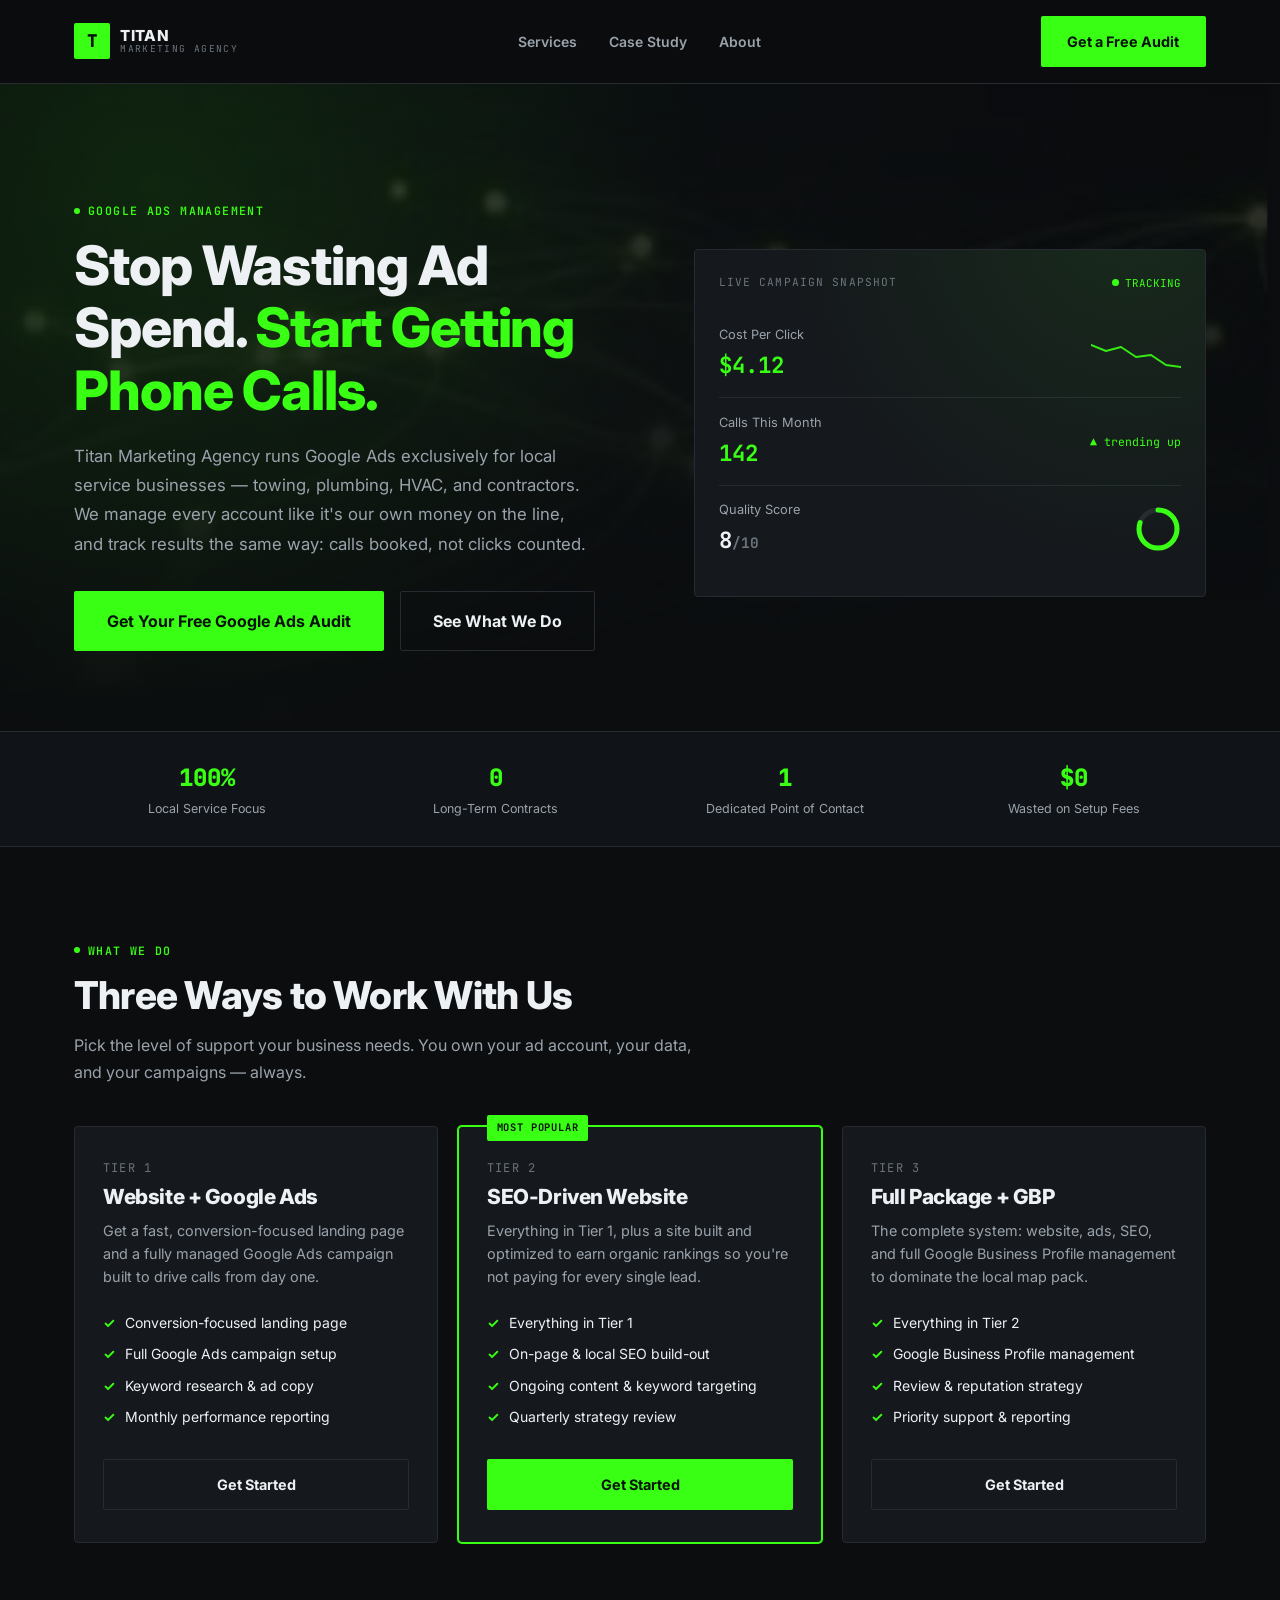
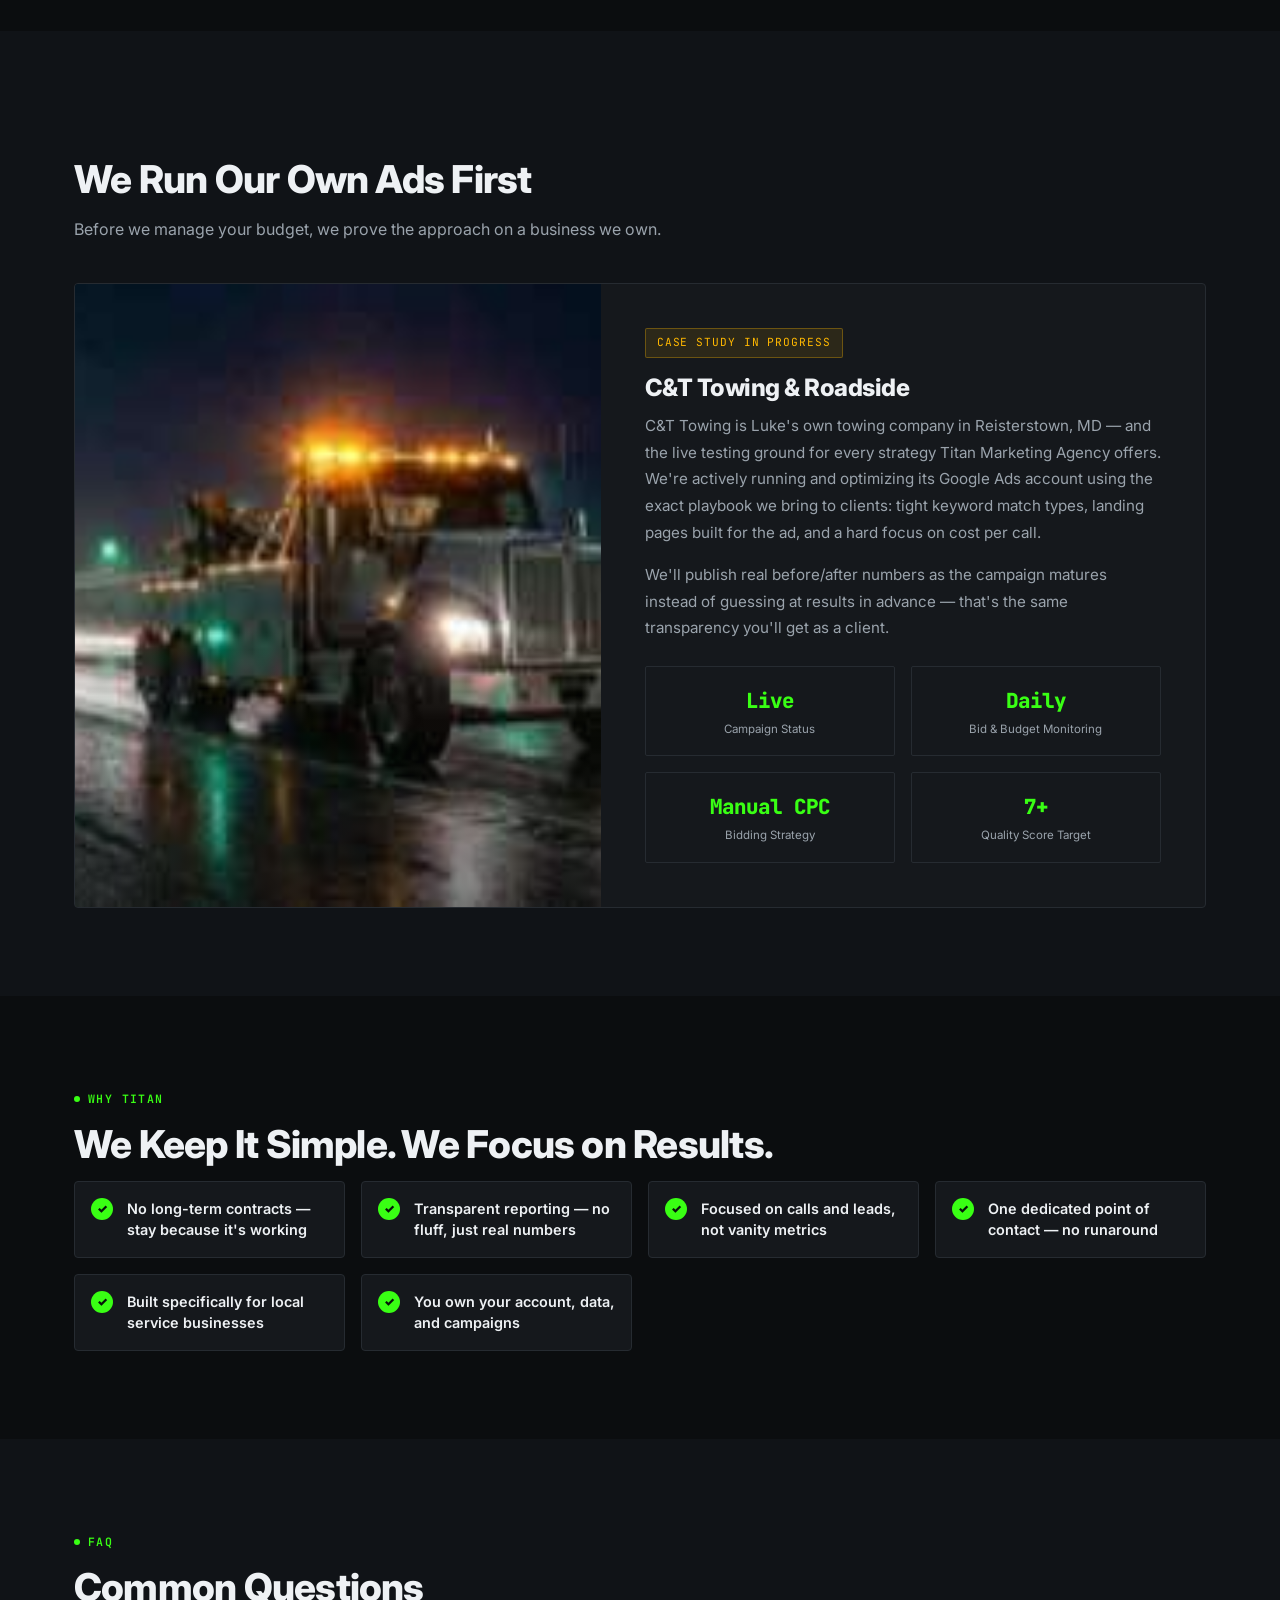
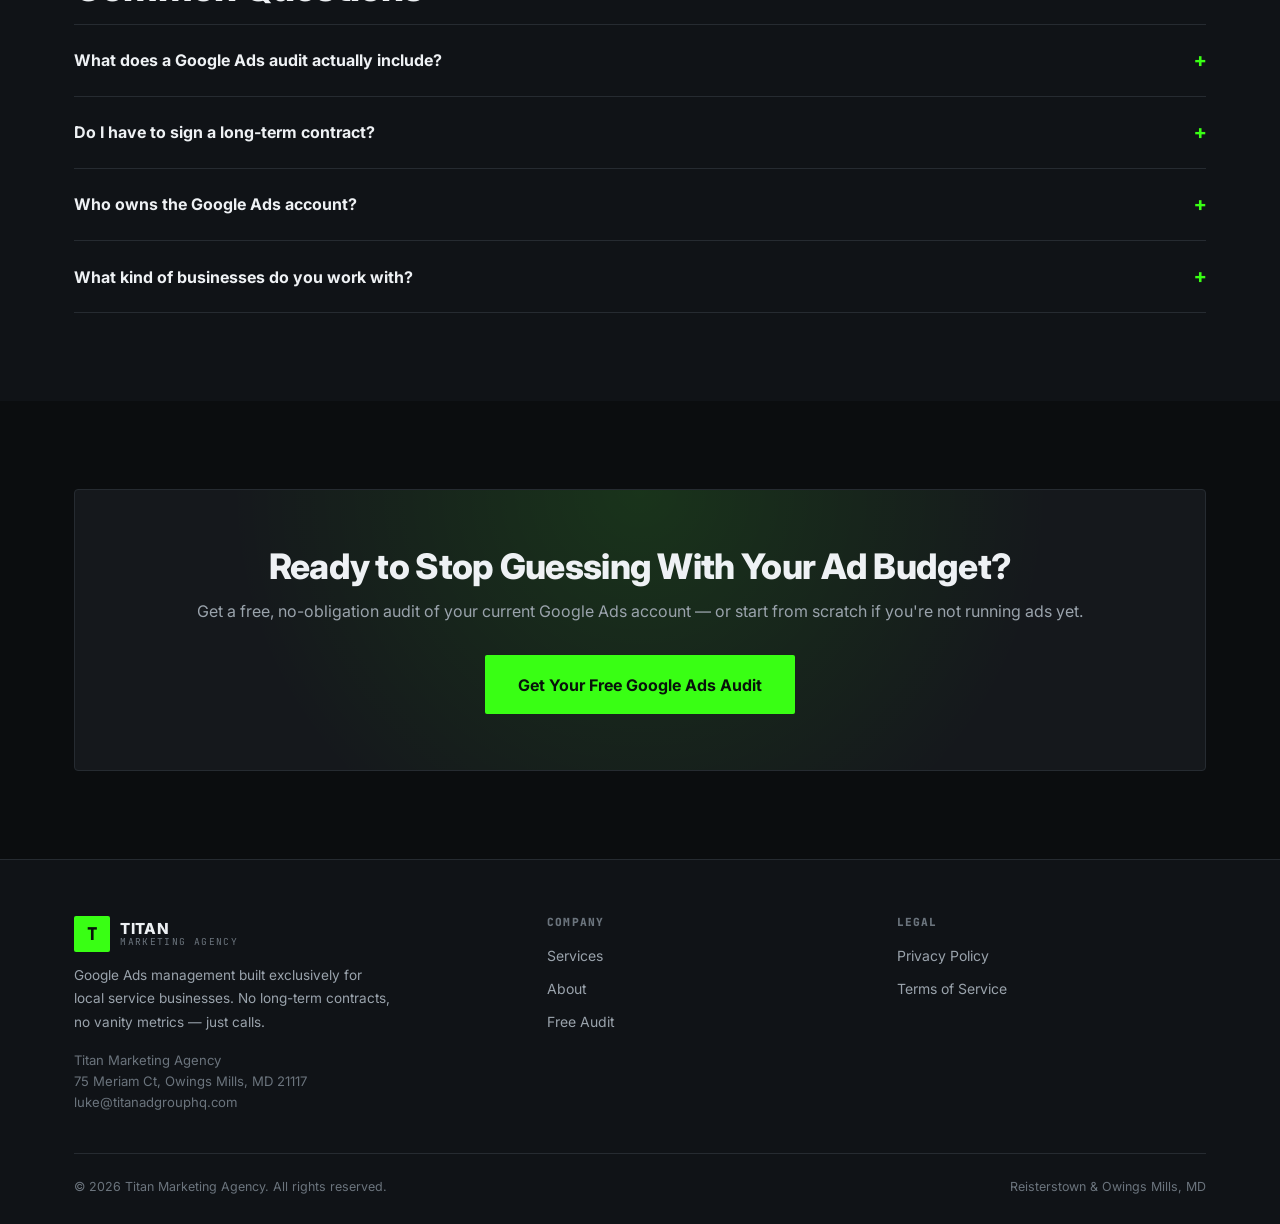
<file: index.html>
<!DOCTYPE html>
<html lang="en">
<head>
<meta charset="UTF-8">
<meta name="viewport" content="width=device-width, initial-scale=1.0">
<title>Titan Marketing Agency | Google Ads for Local Service Businesses</title>
<meta name="description" content="Titan Marketing Agency manages Google Ads for towing, plumbing, HVAC, and contractor businesses. No long-term contracts. Get a free Google Ads audit.">
<link rel="canonical" href="https://www.titanadgrouphq.com/">
<meta property="og:type" content="website">
<meta property="og:title" content="Titan Marketing Agency | Google Ads for Local Service Businesses">
<meta property="og:description" content="We manage Google Ads for local service businesses — towing, plumbing, HVAC, contractors. Real leads, not just clicks.">
<meta property="og:url" content="https://www.titanadgrouphq.com/">
<link rel="icon" href="data:image/svg+xml,%3Csvg xmlns='http://www.w3.org/2000/svg' viewBox='0 0 40 40'%3E%3Crect width='40' height='40' rx='4' fill='%230b0d0f'/%3E%3Ctext x='50%25' y='58%25' font-family='monospace' font-size='20' font-weight='800' fill='%2339ff14' text-anchor='middle'%3ET%3C/text%3E%3C/svg%3E">
<link rel="preconnect" href="https://fonts.googleapis.com">
<link rel="preconnect" href="https://fonts.gstatic.com" crossorigin>
<link href="https://fonts.googleapis.com/css2?family=Inter:wght@400;600;700;800&family=JetBrains+Mono:wght@500;700;800&display=swap" rel="stylesheet">
<link rel="stylesheet" href="css/style.css">
<script type="application/ld+json">
{
  "@context": "https://schema.org",
  "@type": "ProfessionalService",
  "name": "Titan Marketing Agency",
  "email": "luke@titanadgrouphq.com",
  "address": {
    "@type": "PostalAddress",
    "streetAddress": "75 Meriam Ct",
    "addressLocality": "Owings Mills",
    "addressRegion": "MD",
    "postalCode": "21117"
  },
  "url": "https://www.titanadgrouphq.com",
  "areaServed": "Baltimore County, Carroll County, MD",
  "description": "Google Ads management and website development for local service businesses."
}
</script>
</head>
<body>

<header class="site-header">
  <div class="nav-inner">
    <a href="index.html" class="logo">
      <div class="logo-mark">T</div>
      <div class="logo-text">
        <span class="logo-name">TITAN</span>
        <span class="logo-sub">Marketing Agency</span>
      </div>
    </a>
    <nav class="nav-links">
      <a href="index.html#services">Services</a>
      <a href="index.html#proof">Case Study</a>
      <a href="about.html">About</a>
    </nav>
    <a href="audit.html" class="btn btn-accent">Get a Free Audit</a>
  </div>
</header>

<section class="hero">
  <img class="hero-bg-image" src="[data-uri]" alt="" aria-hidden="true">
  <div class="hero-bg-overlay" aria-hidden="true"></div>
  <div class="container hero-grid">
    <div class="reveal">
      <div class="eyebrow">Google Ads Management</div>
      <h1>Stop Wasting Ad Spend. <span class="accent">Start Getting Phone Calls.</span></h1>
      <p class="lede">Titan Marketing Agency runs Google Ads exclusively for local service businesses — towing, plumbing, HVAC, and contractors. We manage every account like it's our own money on the line, and track results the same way: calls booked, not clicks counted.</p>
      <div class="hero-actions">
        <a href="audit.html" class="btn btn-accent btn-lg">Get Your Free Google Ads Audit</a>
        <a href="index.html#services" class="btn btn-outline btn-lg">See What We Do</a>
      </div>
    </div>
    <div class="stat-card reveal" aria-hidden="true">
      <div class="stat-card-head">
        <span class="label">Live Campaign Snapshot</span>
        <span class="live-dot"><span class="dot"></span>TRACKING</span>
      </div>
      <div class="stat-row">
        <div>
          <div class="stat-label">Cost Per Click</div>
          <div class="stat-value down">$4.12</div>
        </div>
        <svg class="sparkline" width="90" height="34" viewBox="0 0 90 34">
          <polyline points="0,8 15,14 30,10 45,20 60,18 75,28 90,30" fill="none" stroke="#39ff14" stroke-width="2" stroke-linecap="round" stroke-linejoin="round"/>
        </svg>
      </div>
      <div class="stat-row">
        <div>
          <div class="stat-label">Calls This Month</div>
          <div class="stat-value up">142</div>
        </div>
        <span class="stat-delta">▲ trending up</span>
      </div>
      <div class="stat-row">
        <div>
          <div class="stat-label">Quality Score</div>
          <div class="stat-value">8<span style="color:var(--text-faint); font-size:0.9rem;">/10</span></div>
        </div>
        <div class="ring-wrap">
          <svg width="46" height="46" viewBox="0 0 46 46">
            <circle cx="23" cy="23" r="19" fill="none" stroke="#262b31" stroke-width="5"/>
            <circle cx="23" cy="23" r="19" fill="none" stroke="#39ff14" stroke-width="5" stroke-linecap="round" stroke-dasharray="119.4" stroke-dashoffset="24" transform="rotate(-90 23 23)"/>
          </svg>
        </div>
      </div>
    </div>
  </div>
</section>

<div class="trust-bar">
  <div class="container trust-grid">
    <div class="trust-item reveal"><div class="num">100%</div><div class="label">Local Service Focus</div></div>
    <div class="trust-item reveal"><div class="num">0</div><div class="label">Long-Term Contracts</div></div>
    <div class="trust-item reveal"><div class="num">1</div><div class="label">Dedicated Point of Contact</div></div>
    <div class="trust-item reveal"><div class="num">$0</div><div class="label">Wasted on Setup Fees</div></div>
  </div>
</div>

<section class="section" id="services">
  <div class="container">
    <div class="eyebrow reveal">What We Do</div>
    <h2 class="section-title reveal">Three Ways to Work With Us</h2>
    <p class="section-sub reveal">Pick the level of support your business needs. You own your ad account, your data, and your campaigns — always.</p>
    <div class="tier-grid">
      <div class="tier-card reveal">
        <div class="tier-name">Tier 1</div>
        <h3>Website + Google Ads</h3>
        <p>Get a fast, conversion-focused landing page and a fully managed Google Ads campaign built to drive calls from day one.</p>
        <ul class="tier-features">
          <li>Conversion-focused landing page</li>
          <li>Full Google Ads campaign setup</li>
          <li>Keyword research &amp; ad copy</li>
          <li>Monthly performance reporting</li>
        </ul>
        <a href="audit.html" class="btn btn-outline btn-block">Get Started</a>
      </div>
      <div class="tier-card featured reveal">
        <div class="tier-badge">Most Popular</div>
        <div class="tier-name">Tier 2</div>
        <h3>SEO-Driven Website</h3>
        <p>Everything in Tier 1, plus a site built and optimized to earn organic rankings so you're not paying for every single lead.</p>
        <ul class="tier-features">
          <li>Everything in Tier 1</li>
          <li>On-page &amp; local SEO build-out</li>
          <li>Ongoing content &amp; keyword targeting</li>
          <li>Quarterly strategy review</li>
        </ul>
        <a href="audit.html" class="btn btn-accent btn-block">Get Started</a>
      </div>
      <div class="tier-card reveal">
        <div class="tier-name">Tier 3</div>
        <h3>Full Package + GBP</h3>
        <p>The complete system: website, ads, SEO, and full Google Business Profile management to dominate the local map pack.</p>
        <ul class="tier-features">
          <li>Everything in Tier 2</li>
          <li>Google Business Profile management</li>
          <li>Review &amp; reputation strategy</li>
          <li>Priority support &amp; reporting</li>
        </ul>
        <a href="audit.html" class="btn btn-outline btn-block">Get Started</a>
      </div>
    </div>
  </div>
</section>

<section class="section section-alt" id="proof">
  <div class="container">
    <div class="eyebrow reveal">Proof, Not Promises</div>
    <h2 class="section-title reveal">We Run Our Own Ads First</h2>
    <p class="section-sub reveal">Before we manage your budget, we prove the approach on a business we own.</p>
    <div class="case-card reveal">
      <div class="case-card-media">
        <img src="[data-uri]" alt="C&amp;T Towing tow truck on the road at night" loading="lazy">
      </div>
      <div class="case-card-body">
        <div class="case-status">Case Study In Progress</div>
        <h3>C&amp;T Towing &amp; Roadside</h3>
        <p>C&amp;T Towing is Luke's own towing company in Reisterstown, MD — and the live testing ground for every strategy Titan Marketing Agency offers. We're actively running and optimizing its Google Ads account using the exact playbook we bring to clients: tight keyword match types, landing pages built for the ad, and a hard focus on cost per call.</p>
        <p>We'll publish real before/after numbers as the campaign matures instead of guessing at results in advance — that's the same transparency you'll get as a client.</p>
        <div class="case-metrics">
          <div class="case-metric"><div class="num">Live</div><div class="label">Campaign Status</div></div>
          <div class="case-metric"><div class="num">Daily</div><div class="label">Bid &amp; Budget Monitoring</div></div>
          <div class="case-metric"><div class="num">Manual CPC</div><div class="label">Bidding Strategy</div></div>
          <div class="case-metric"><div class="num">7+</div><div class="label">Quality Score Target</div></div>
        </div>
      </div>
    </div>
  </div>
</section>

<section class="section">
  <div class="container">
    <div class="eyebrow">Why Titan</div>
    <h2 class="section-title">We Keep It Simple. We Focus on Results.</h2>
    <div class="why-grid">
      <div class="why-item reveal"><div class="why-check">✓</div><p>No long-term contracts — stay because it's working</p></div>
      <div class="why-item reveal"><div class="why-check">✓</div><p>Transparent reporting — no fluff, just real numbers</p></div>
      <div class="why-item reveal"><div class="why-check">✓</div><p>Focused on calls and leads, not vanity metrics</p></div>
      <div class="why-item reveal"><div class="why-check">✓</div><p>One dedicated point of contact — no runaround</p></div>
      <div class="why-item reveal"><div class="why-check">✓</div><p>Built specifically for local service businesses</p></div>
      <div class="why-item reveal"><div class="why-check">✓</div><p>You own your account, data, and campaigns</p></div>
    </div>
  </div>
</section>

<section class="section section-alt">
  <div class="container">
    <div class="eyebrow">FAQ</div>
    <h2 class="section-title">Common Questions</h2>
    <div class="faq-list">
      <details class="faq-item">
        <summary>What does a Google Ads audit actually include?</summary>
        <p class="faq-answer">We review your account structure, keyword match types, wasted spend, Quality Score, and landing page alignment, then send you a clear write-up of what's working, what's leaking budget, and what we'd change first.</p>
      </details>
      <details class="faq-item">
        <summary>Do I have to sign a long-term contract?</summary>
        <p class="faq-answer">No. Every engagement is month-to-month. You stay because the account is performing, not because you're locked in.</p>
      </details>
      <details class="faq-item">
        <summary>Who owns the Google Ads account?</summary>
        <p class="faq-answer">You do. Your account, your data, your campaigns — we manage it on your behalf, but nothing is ever locked to Titan Marketing Agency.</p>
      </details>
      <details class="faq-item">
        <summary>What kind of businesses do you work with?</summary>
        <p class="faq-answer">Local service businesses only — towing, plumbing, HVAC, electricians, contractors, and similar trades. That focus is why we understand your customers and keywords faster than a generalist agency.</p>
      </details>
    </div>
  </div>
</section>

<section class="section">
  <div class="container">
    <div class="cta-block reveal">
      <h2>Ready to Stop Guessing With Your Ad Budget?</h2>
      <p>Get a free, no-obligation audit of your current Google Ads account — or start from scratch if you're not running ads yet.</p>
      <a href="audit.html" class="btn btn-accent btn-lg">Get Your Free Google Ads Audit</a>
    </div>
  </div>
</section>

<footer class="site-footer">
  <div class="container">
    <div class="footer-grid">
      <div class="footer-brand">
        <div class="logo">
          <div class="logo-mark">T</div>
          <div class="logo-text">
            <span class="logo-name">TITAN</span>
            <span class="logo-sub">Marketing Agency</span>
          </div>
        </div>
        <p>Google Ads management built exclusively for local service businesses. No long-term contracts, no vanity metrics — just calls.</p>
        <div class="footer-address">
          Titan Marketing Agency<br>
          75 Meriam Ct, Owings Mills, MD 21117<br>
          <a href="mailto:luke@titanadgrouphq.com">luke@titanadgrouphq.com</a>
        </div>
      </div>
      <div class="footer-col">
        <h4>Company</h4>
        <a href="index.html#services">Services</a>
        <a href="about.html">About</a>
        <a href="audit.html">Free Audit</a>
      </div>
      <div class="footer-col">
        <h4>Legal</h4>
        <a href="privacy-policy.html">Privacy Policy</a>
        <a href="terms-of-service.html">Terms of Service</a>
      </div>
    </div>
    <div class="footer-bottom">
      <span>&copy; 2026 Titan Marketing Agency. All rights reserved.</span>
      <span>Reisterstown &amp; Owings Mills, MD</span>
    </div>
  </div>
</footer>

<div class="mobile-cta-bar">
  <a href="audit.html" class="btn btn-accent btn-block">Get Your Free Google Ads Audit</a>
</div>

<script src="js/main.js"></script>
</body>
</html>
</file>
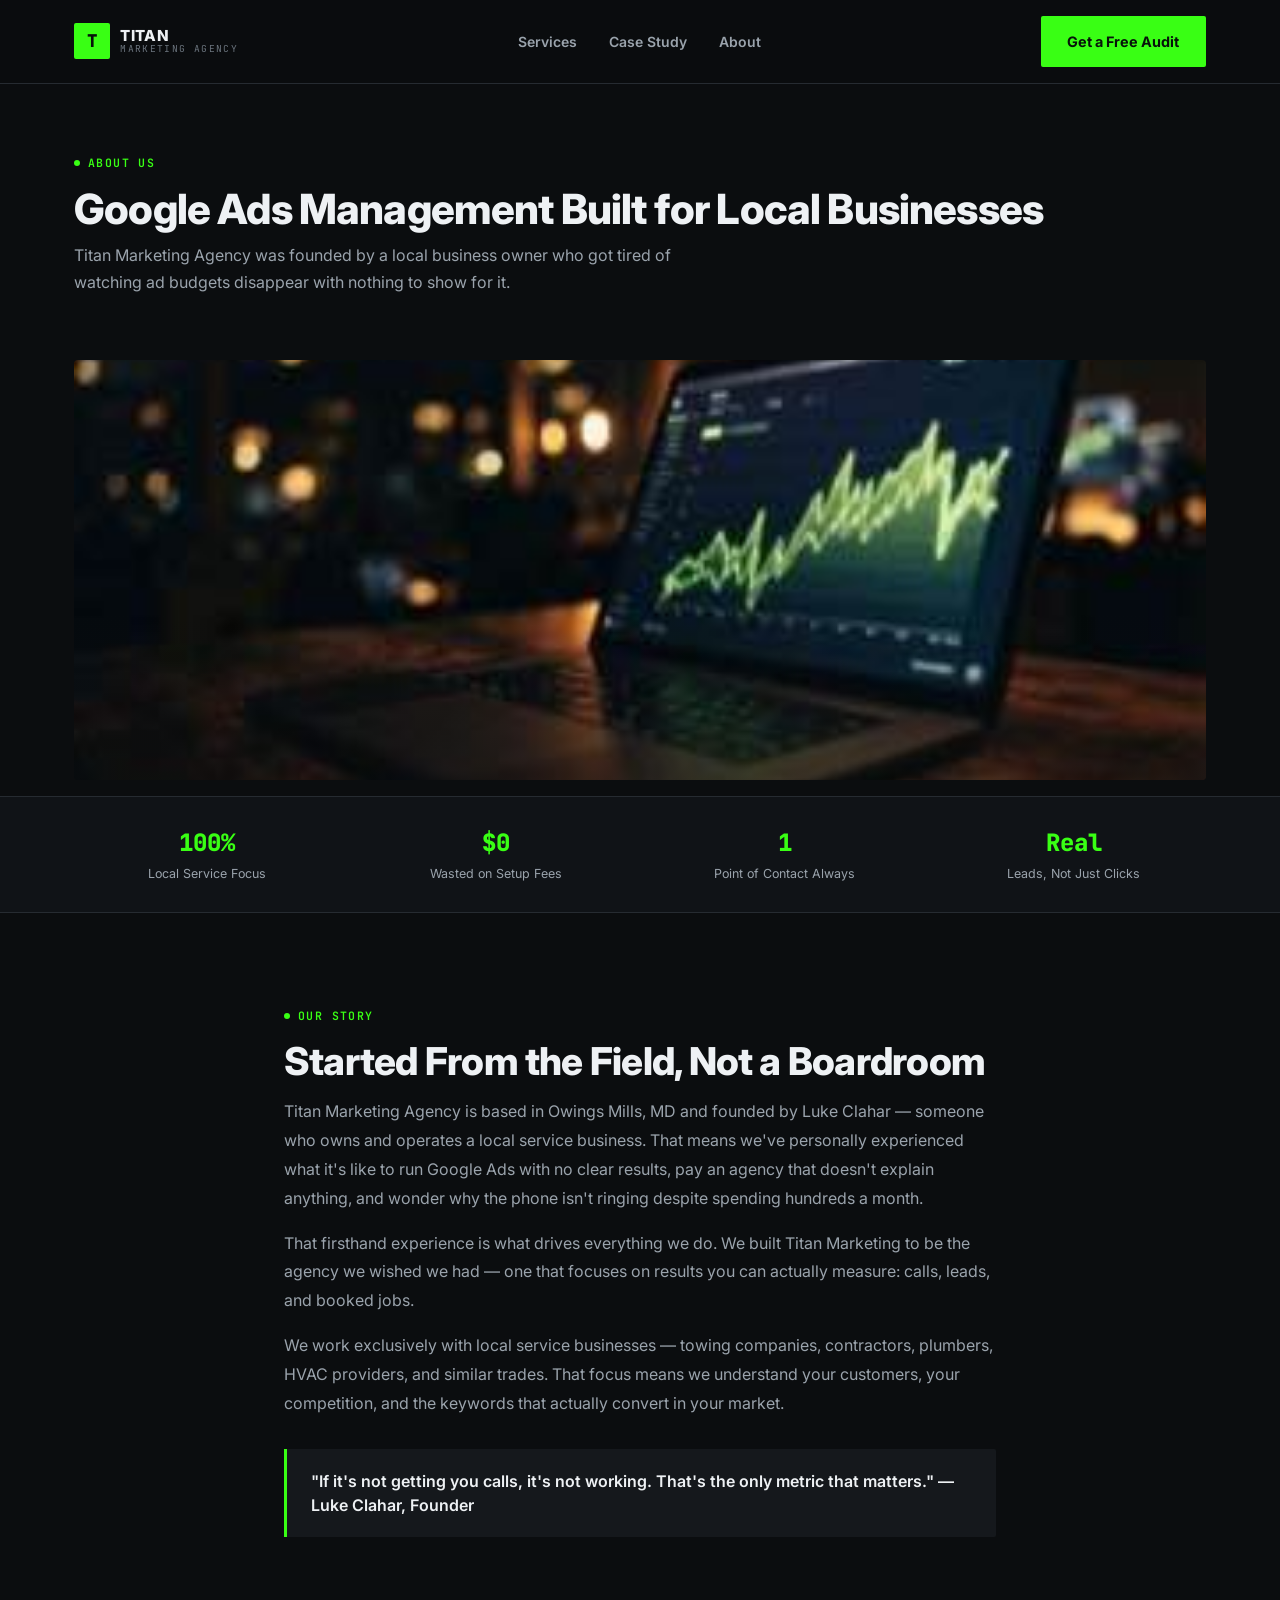
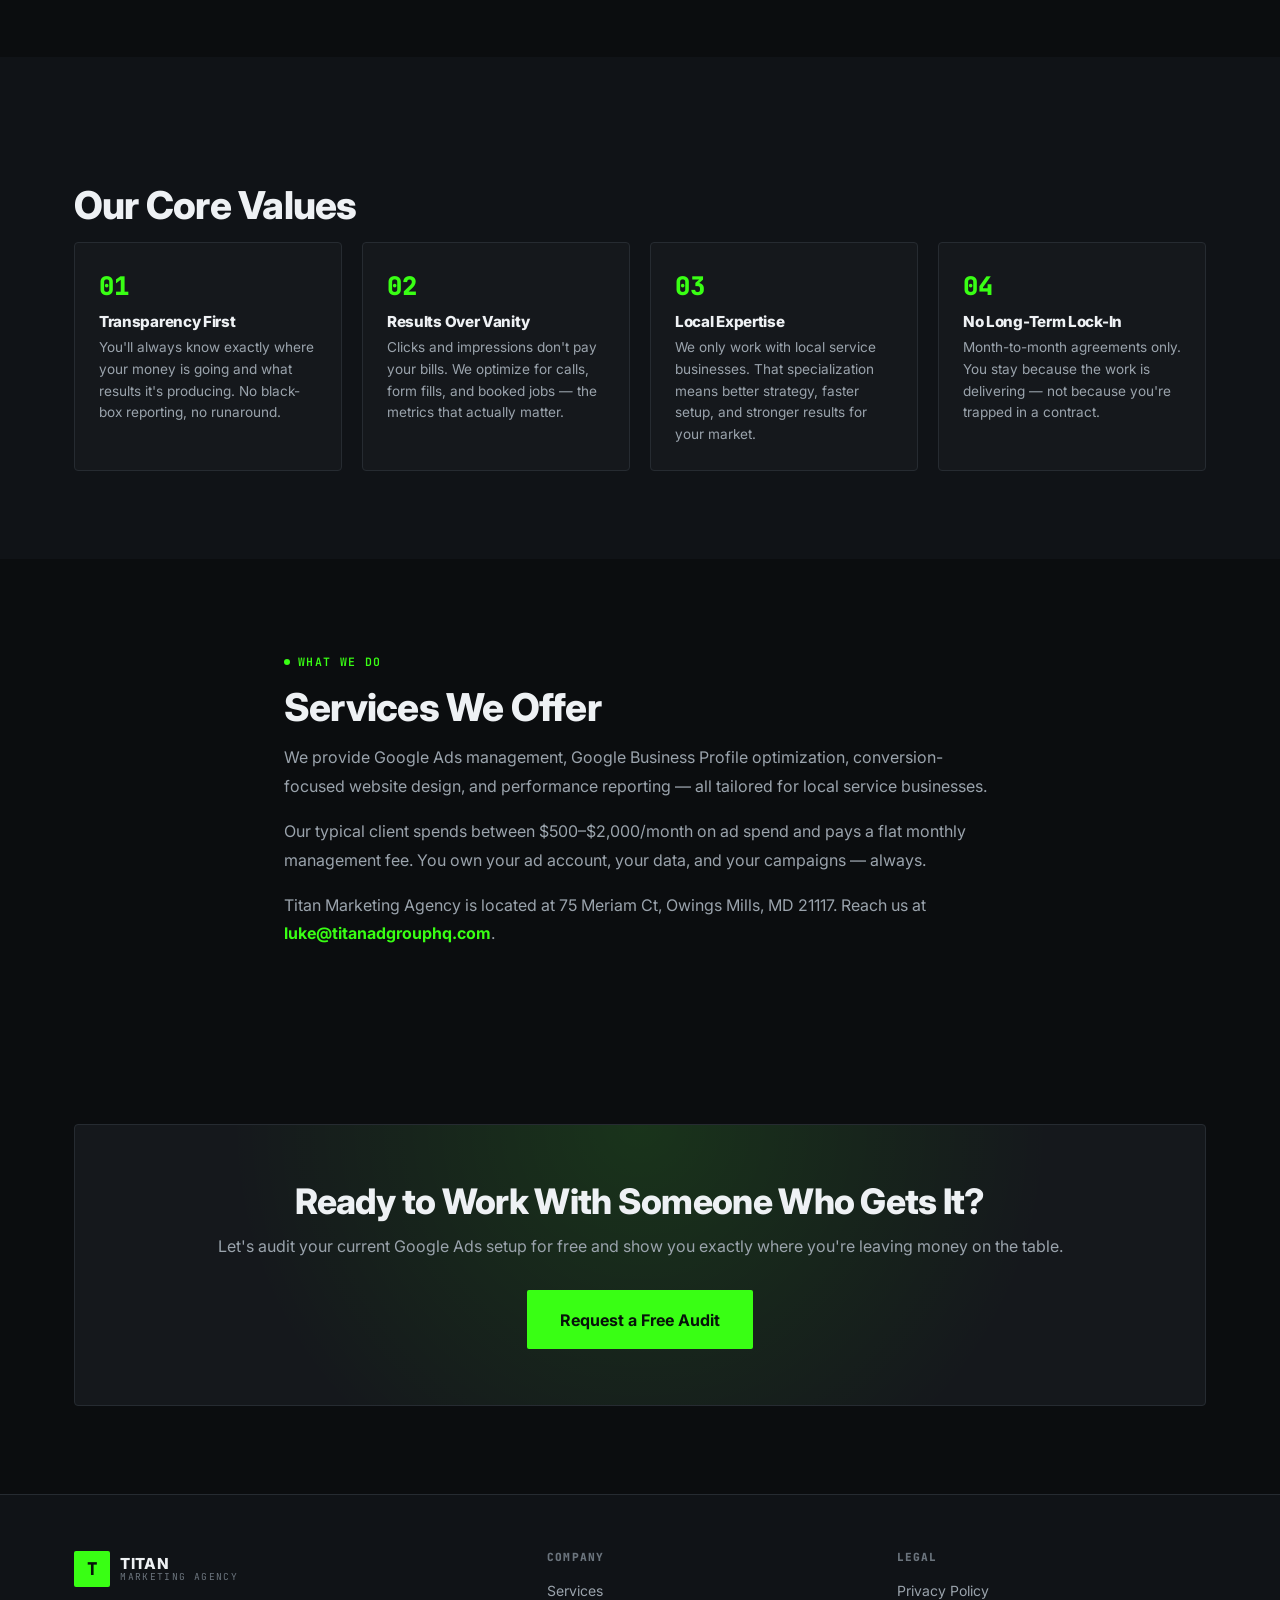
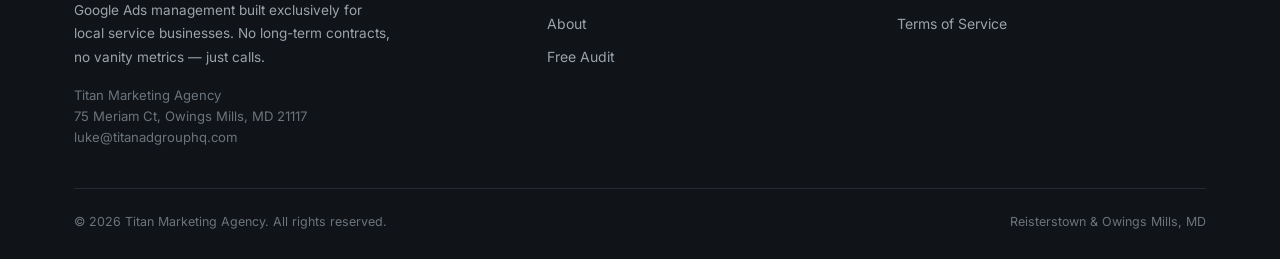
<file: about.html>
<!DOCTYPE html>
<html lang="en">
<head>
<meta charset="UTF-8">
<meta name="viewport" content="width=device-width, initial-scale=1.0">
<title>About | Titan Marketing Agency</title>
<meta name="description" content="Learn about Titan Marketing Agency — a Google Ads management agency for local service businesses based in Owings Mills, MD. Founded by Luke Clahar.">
<link rel="canonical" href="https://www.titanadgrouphq.com/about.html">
<meta property="og:type" content="website">
<meta property="og:title" content="About | Titan Marketing Agency">
<meta property="og:description" content="Founded by a local service business owner, for local service business owners.">
<meta property="og:url" content="https://www.titanadgrouphq.com/about.html">
<link rel="icon" href="data:image/svg+xml,%3Csvg xmlns='http://www.w3.org/2000/svg' viewBox='0 0 40 40'%3E%3Crect width='40' height='40' rx='4' fill='%230b0d0f'/%3E%3Ctext x='50%25' y='58%25' font-family='monospace' font-size='20' font-weight='800' fill='%2339ff14' text-anchor='middle'%3ET%3C/text%3E%3C/svg%3E">
<link rel="preconnect" href="https://fonts.googleapis.com">
<link rel="preconnect" href="https://fonts.gstatic.com" crossorigin>
<link href="https://fonts.googleapis.com/css2?family=Inter:wght@400;600;700;800&family=JetBrains+Mono:wght@500;700;800&display=swap" rel="stylesheet">
<link rel="stylesheet" href="css/style.css">
</head>
<body>

<header class="site-header">
  <div class="nav-inner">
    <a href="index.html" class="logo">
      <div class="logo-mark">T</div>
      <div class="logo-text">
        <span class="logo-name">TITAN</span>
        <span class="logo-sub">Marketing Agency</span>
      </div>
    </a>
    <nav class="nav-links">
      <a href="index.html#services">Services</a>
      <a href="index.html#proof">Case Study</a>
      <a href="about.html">About</a>
    </nav>
    <a href="audit.html" class="btn btn-accent">Get a Free Audit</a>
  </div>
</header>

<section class="page-hero">
  <div class="container">
    <div class="eyebrow reveal">About Us</div>
    <h1 class="reveal">Google Ads Management Built for Local Businesses</h1>
    <p class="section-sub reveal">Titan Marketing Agency was founded by a local business owner who got tired of watching ad budgets disappear with nothing to show for it.</p>
  </div>
</section>

<div class="container">
  <div class="image-banner reveal">
    <img src="[data-uri]" alt="Google Ads performance dashboard on a laptop at night" loading="lazy">
  </div>
</div>

<div class="trust-bar">
  <div class="container trust-grid">
    <div class="trust-item reveal"><div class="num">100%</div><div class="label">Local Service Focus</div></div>
    <div class="trust-item reveal"><div class="num">$0</div><div class="label">Wasted on Setup Fees</div></div>
    <div class="trust-item reveal"><div class="num">1</div><div class="label">Point of Contact Always</div></div>
    <div class="trust-item reveal"><div class="num">Real</div><div class="label">Leads, Not Just Clicks</div></div>
  </div>
</div>

<section class="section">
  <div class="container" style="max-width: 760px;">
    <div class="eyebrow reveal">Our Story</div>
    <h2 class="section-title reveal">Started From the Field, Not a Boardroom</h2>
    <p style="color: var(--text-dim); line-height: 1.8; margin-bottom: 1rem;">Titan Marketing Agency is based in Owings Mills, MD and founded by Luke Clahar — someone who owns and operates a local service business. That means we've personally experienced what it's like to run Google Ads with no clear results, pay an agency that doesn't explain anything, and wonder why the phone isn't ringing despite spending hundreds a month.</p>
    <p style="color: var(--text-dim); line-height: 1.8; margin-bottom: 1rem;">That firsthand experience is what drives everything we do. We built Titan Marketing to be the agency we wished we had — one that focuses on results you can actually measure: calls, leads, and booked jobs.</p>
    <p style="color: var(--text-dim); line-height: 1.8; margin-bottom: 1rem;">We work exclusively with local service businesses — towing companies, contractors, plumbers, HVAC providers, and similar trades. That focus means we understand your customers, your competition, and the keywords that actually convert in your market.</p>
    <div class="highlight-box">
      <p>"If it's not getting you calls, it's not working. That's the only metric that matters." — Luke Clahar, Founder</p>
    </div>
  </div>
</section>

<section class="section section-alt">
  <div class="container">
    <div class="eyebrow reveal">What We Stand For</div>
    <h2 class="section-title reveal">Our Core Values</h2>
    <div class="value-grid">
      <div class="value-card reveal">
        <div class="value-num">01</div>
        <h3>Transparency First</h3>
        <p>You'll always know exactly where your money is going and what results it's producing. No black-box reporting, no runaround.</p>
      </div>
      <div class="value-card reveal">
        <div class="value-num">02</div>
        <h3>Results Over Vanity</h3>
        <p>Clicks and impressions don't pay your bills. We optimize for calls, form fills, and booked jobs — the metrics that actually matter.</p>
      </div>
      <div class="value-card reveal">
        <div class="value-num">03</div>
        <h3>Local Expertise</h3>
        <p>We only work with local service businesses. That specialization means better strategy, faster setup, and stronger results for your market.</p>
      </div>
      <div class="value-card reveal">
        <div class="value-num">04</div>
        <h3>No Long-Term Lock-In</h3>
        <p>Month-to-month agreements only. You stay because the work is delivering — not because you're trapped in a contract.</p>
      </div>
    </div>
  </div>
</section>

<section class="section">
  <div class="container" style="max-width: 760px;">
    <div class="eyebrow">What We Do</div>
    <h2 class="section-title">Services We Offer</h2>
    <p style="color: var(--text-dim); line-height: 1.8; margin-bottom: 1rem;">We provide Google Ads management, Google Business Profile optimization, conversion-focused website design, and performance reporting — all tailored for local service businesses.</p>
    <p style="color: var(--text-dim); line-height: 1.8; margin-bottom: 1rem;">Our typical client spends between $500–$2,000/month on ad spend and pays a flat monthly management fee. You own your ad account, your data, and your campaigns — always.</p>
    <p style="color: var(--text-dim); line-height: 1.8;">Titan Marketing Agency is located at 75 Meriam Ct, Owings Mills, MD 21117. Reach us at <a href="mailto:luke@titanadgrouphq.com" style="color: var(--accent); font-weight: 700;">luke@titanadgrouphq.com</a>.</p>
  </div>
</section>

<section class="section">
  <div class="container">
    <div class="cta-block reveal">
      <h2>Ready to Work With Someone Who Gets It?</h2>
      <p>Let's audit your current Google Ads setup for free and show you exactly where you're leaving money on the table.</p>
      <a href="audit.html" class="btn btn-accent btn-lg">Request a Free Audit</a>
    </div>
  </div>
</section>

<footer class="site-footer">
  <div class="container">
    <div class="footer-grid">
      <div class="footer-brand">
        <div class="logo">
          <div class="logo-mark">T</div>
          <div class="logo-text">
            <span class="logo-name">TITAN</span>
            <span class="logo-sub">Marketing Agency</span>
          </div>
        </div>
        <p>Google Ads management built exclusively for local service businesses. No long-term contracts, no vanity metrics — just calls.</p>
        <div class="footer-address">
          Titan Marketing Agency<br>
          75 Meriam Ct, Owings Mills, MD 21117<br>
          <a href="mailto:luke@titanadgrouphq.com">luke@titanadgrouphq.com</a>
        </div>
      </div>
      <div class="footer-col">
        <h4>Company</h4>
        <a href="index.html#services">Services</a>
        <a href="about.html">About</a>
        <a href="audit.html">Free Audit</a>
      </div>
      <div class="footer-col">
        <h4>Legal</h4>
        <a href="privacy-policy.html">Privacy Policy</a>
        <a href="terms-of-service.html">Terms of Service</a>
      </div>
    </div>
    <div class="footer-bottom">
      <span>&copy; 2026 Titan Marketing Agency. All rights reserved.</span>
      <span>Reisterstown &amp; Owings Mills, MD</span>
    </div>
  </div>
</footer>

<div class="mobile-cta-bar">
  <a href="audit.html" class="btn btn-accent btn-block">Get Your Free Google Ads Audit</a>
</div>

<script src="js/main.js"></script>
</body>
</html>
</file>
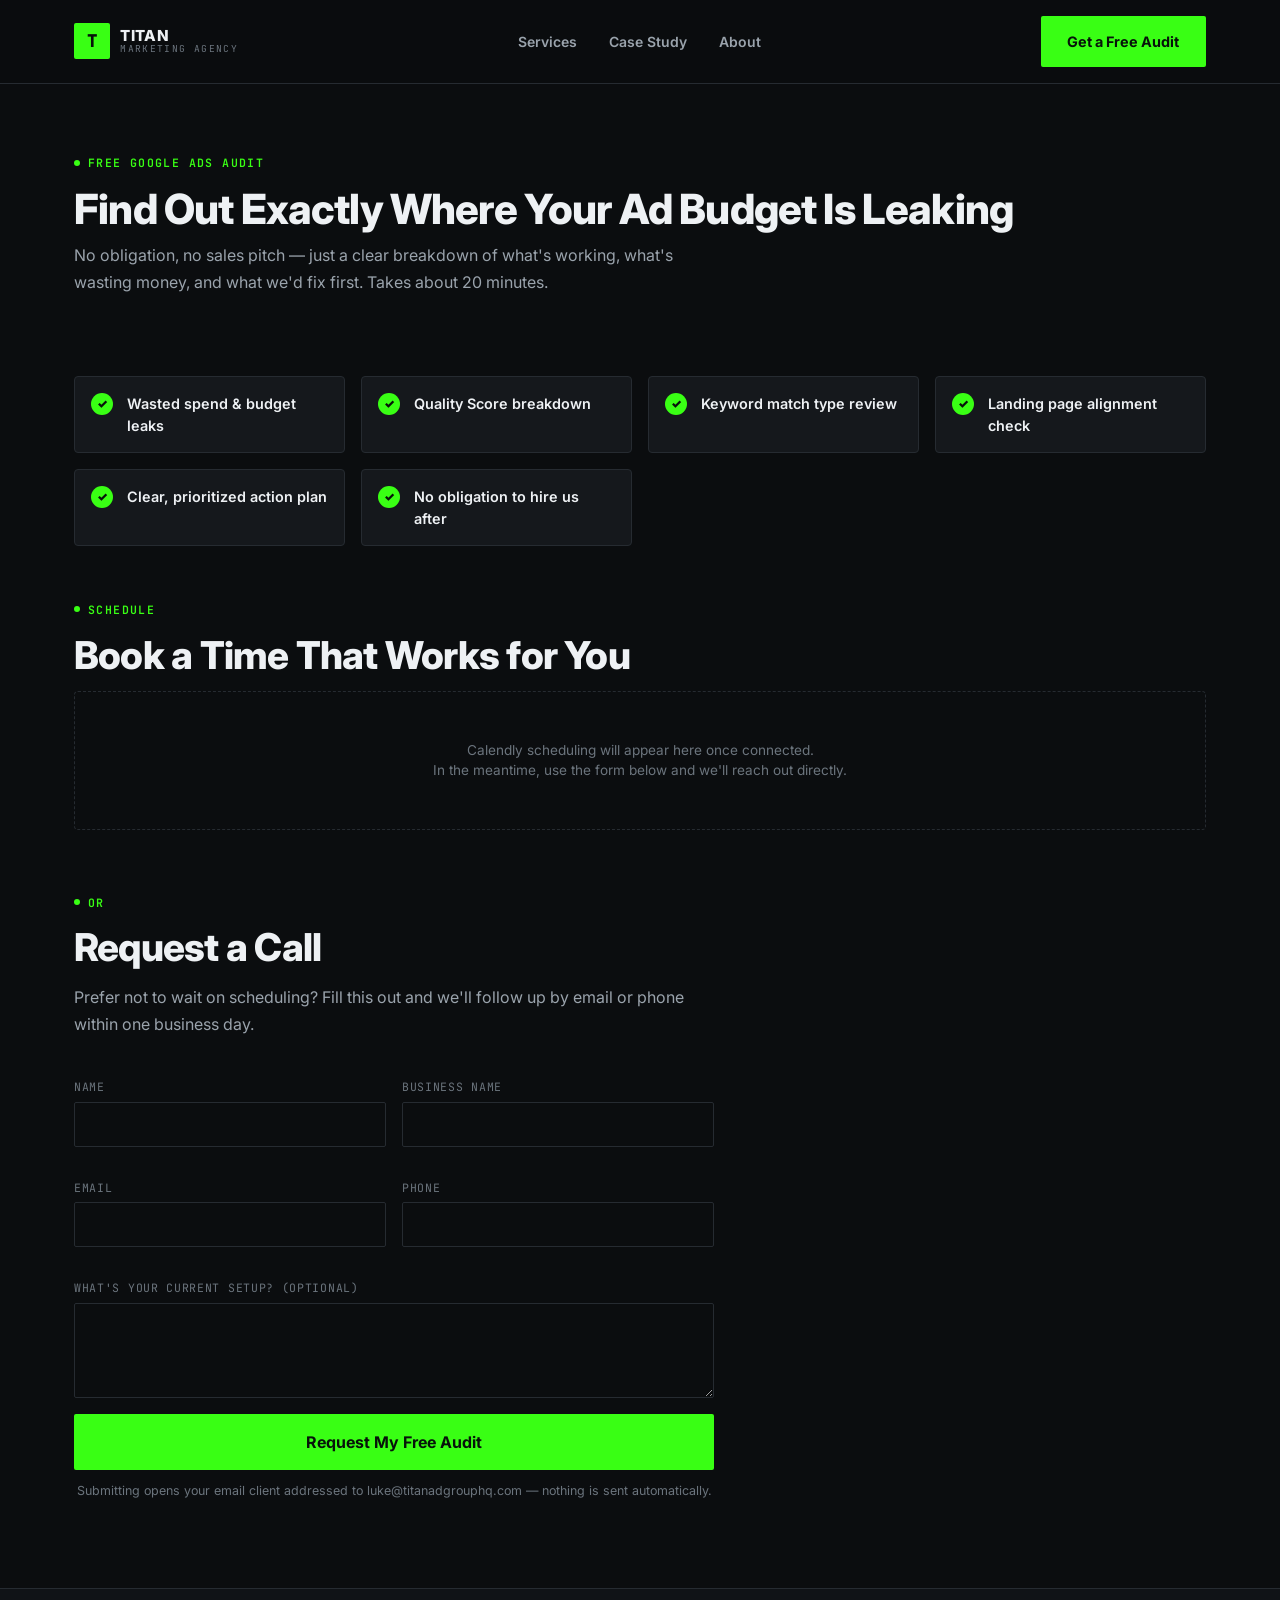
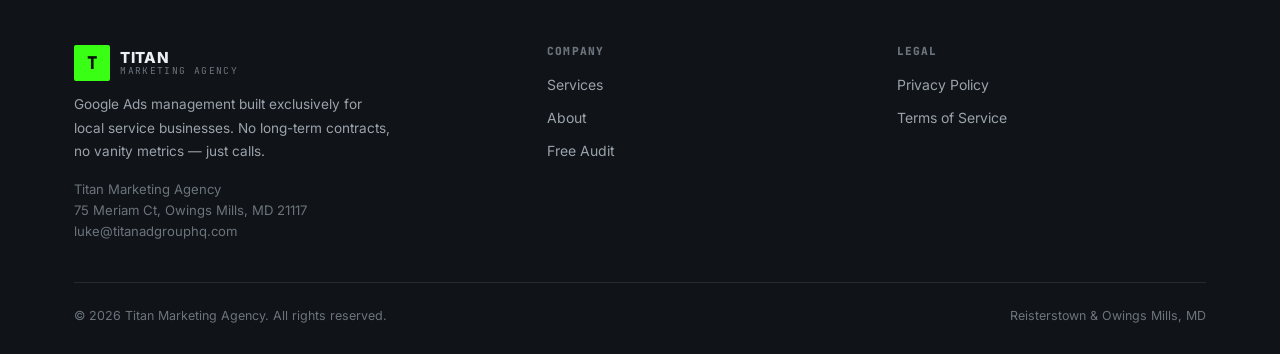
<file: audit.html>
<!DOCTYPE html>
<html lang="en">
<head>
<meta charset="UTF-8">
<meta name="viewport" content="width=device-width, initial-scale=1.0">
<title>Free Google Ads Audit | Titan Marketing Agency</title>
<meta name="description" content="Get a free, no-obligation Google Ads audit for your local service business. We'll show you wasted spend, Quality Score issues, and a clear action plan.">
<link rel="canonical" href="https://www.titanadgrouphq.com/audit.html">
<meta property="og:type" content="website">
<meta property="og:title" content="Free Google Ads Audit | Titan Marketing Agency">
<meta property="og:description" content="A free, no-obligation Google Ads audit for local service businesses.">
<meta property="og:url" content="https://www.titanadgrouphq.com/audit.html">
<link rel="icon" href="data:image/svg+xml,%3Csvg xmlns='http://www.w3.org/2000/svg' viewBox='0 0 40 40'%3E%3Crect width='40' height='40' rx='4' fill='%230b0d0f'/%3E%3Ctext x='50%25' y='58%25' font-family='monospace' font-size='20' font-weight='800' fill='%2339ff14' text-anchor='middle'%3ET%3C/text%3E%3C/svg%3E">
<link rel="preconnect" href="https://fonts.googleapis.com">
<link rel="preconnect" href="https://fonts.gstatic.com" crossorigin>
<link href="https://fonts.googleapis.com/css2?family=Inter:wght@400;600;700;800&family=JetBrains+Mono:wght@500;700;800&display=swap" rel="stylesheet">
<link rel="stylesheet" href="css/style.css">
</head>
<body>

<header class="site-header">
  <div class="nav-inner">
    <a href="index.html" class="logo">
      <div class="logo-mark">T</div>
      <div class="logo-text">
        <span class="logo-name">TITAN</span>
        <span class="logo-sub">Marketing Agency</span>
      </div>
    </a>
    <nav class="nav-links">
      <a href="index.html#services">Services</a>
      <a href="index.html#proof">Case Study</a>
      <a href="about.html">About</a>
    </nav>
    <a href="audit.html" class="btn btn-accent">Get a Free Audit</a>
  </div>
</header>

<section class="page-hero">
  <div class="container">
    <div class="eyebrow">Free Google Ads Audit</div>
    <h1>Find Out Exactly Where Your Ad Budget Is Leaking</h1>
    <p class="section-sub">No obligation, no sales pitch — just a clear breakdown of what's working, what's wasting money, and what we'd fix first. Takes about 20 minutes.</p>
  </div>
</section>

<section class="section" style="padding-top: 1rem;">
  <div class="container">
    <div class="why-grid" style="margin-bottom: 3rem;">
      <div class="why-item"><div class="why-check">✓</div><p>Wasted spend &amp; budget leaks</p></div>
      <div class="why-item"><div class="why-check">✓</div><p>Quality Score breakdown</p></div>
      <div class="why-item"><div class="why-check">✓</div><p>Keyword match type review</p></div>
      <div class="why-item"><div class="why-check">✓</div><p>Landing page alignment check</p></div>
      <div class="why-item"><div class="why-check">✓</div><p>Clear, prioritized action plan</p></div>
      <div class="why-item"><div class="why-check">✓</div><p>No obligation to hire us after</p></div>
    </div>

    <div class="eyebrow">Schedule</div>
    <h2 class="section-title">Book a Time That Works for You</h2>

    <!-- Calendly embed slot: replace this div with the Calendly inline widget
         once the account is live. Example:
         <div class="calendly-inline-widget" data-url="https://calendly.com/your-link" style="min-width:320px;height:700px;"></div>
         <script type="text/javascript" src="https://assets.calendly.com/assets/external/widget.js"></script>
    -->
    <div class="embed-slot">
      Calendly scheduling will appear here once connected.<br>
      In the meantime, use the form below and we'll reach out directly.
    </div>

    <div class="eyebrow" style="margin-top: 3rem;">Or</div>
    <h2 class="section-title">Request a Call</h2>
    <p class="section-sub">Prefer not to wait on scheduling? Fill this out and we'll follow up by email or phone within one business day.</p>

    <form id="audit-form" style="max-width: 640px;">
      <div class="form-grid">
        <div class="form-field">
          <label for="name">Name</label>
          <input type="text" id="name" name="name" required>
        </div>
        <div class="form-field">
          <label for="business">Business Name</label>
          <input type="text" id="business" name="business" required>
        </div>
        <div class="form-field">
          <label for="email">Email</label>
          <input type="email" id="email" name="email" required>
        </div>
        <div class="form-field">
          <label for="phone">Phone</label>
          <input type="tel" id="phone" name="phone">
        </div>
        <div class="form-field full">
          <label for="message">What's your current setup? (optional)</label>
          <textarea id="message" name="message" rows="4"></textarea>
        </div>
      </div>
      <button type="submit" class="btn btn-accent btn-lg btn-block">Request My Free Audit</button>
      <p style="font-size: 0.78rem; color: var(--text-faint); margin-top: 0.75rem; text-align: center;">Submitting opens your email client addressed to luke@titanadgrouphq.com — nothing is sent automatically.</p>
    </form>
  </div>
</section>

<footer class="site-footer">
  <div class="container">
    <div class="footer-grid">
      <div class="footer-brand">
        <div class="logo">
          <div class="logo-mark">T</div>
          <div class="logo-text">
            <span class="logo-name">TITAN</span>
            <span class="logo-sub">Marketing Agency</span>
          </div>
        </div>
        <p>Google Ads management built exclusively for local service businesses. No long-term contracts, no vanity metrics — just calls.</p>
        <div class="footer-address">
          Titan Marketing Agency<br>
          75 Meriam Ct, Owings Mills, MD 21117<br>
          <a href="mailto:luke@titanadgrouphq.com">luke@titanadgrouphq.com</a>
        </div>
      </div>
      <div class="footer-col">
        <h4>Company</h4>
        <a href="index.html#services">Services</a>
        <a href="about.html">About</a>
        <a href="audit.html">Free Audit</a>
      </div>
      <div class="footer-col">
        <h4>Legal</h4>
        <a href="privacy-policy.html">Privacy Policy</a>
        <a href="terms-of-service.html">Terms of Service</a>
      </div>
    </div>
    <div class="footer-bottom">
      <span>&copy; 2026 Titan Marketing Agency. All rights reserved.</span>
      <span>Reisterstown &amp; Owings Mills, MD</span>
    </div>
  </div>
</footer>

<div class="mobile-cta-bar">
  <a href="mailto:luke@titanadgrouphq.com" class="btn btn-accent btn-block">Email Us Now</a>
</div>

<script>
document.getElementById('audit-form').addEventListener('submit', function (e) {
  e.preventDefault();
  var name = document.getElementById('name').value;
  var business = document.getElementById('business').value;
  var email = document.getElementById('email').value;
  var phone = document.getElementById('phone').value;
  var message = document.getElementById('message').value;

  var subject = 'Free Google Ads Audit Request — ' + business;
  var body =
    'Name: ' + name + '\n' +
    'Business: ' + business + '\n' +
    'Email: ' + email + '\n' +
    'Phone: ' + phone + '\n\n' +
    'Current setup:\n' + message;

  window.location.href =
    'mailto:luke@titanadgrouphq.com?subject=' + encodeURIComponent(subject) +
    '&body=' + encodeURIComponent(body);
});
</script>
<script src="js/main.js"></script>

</body>
</html>
</file>
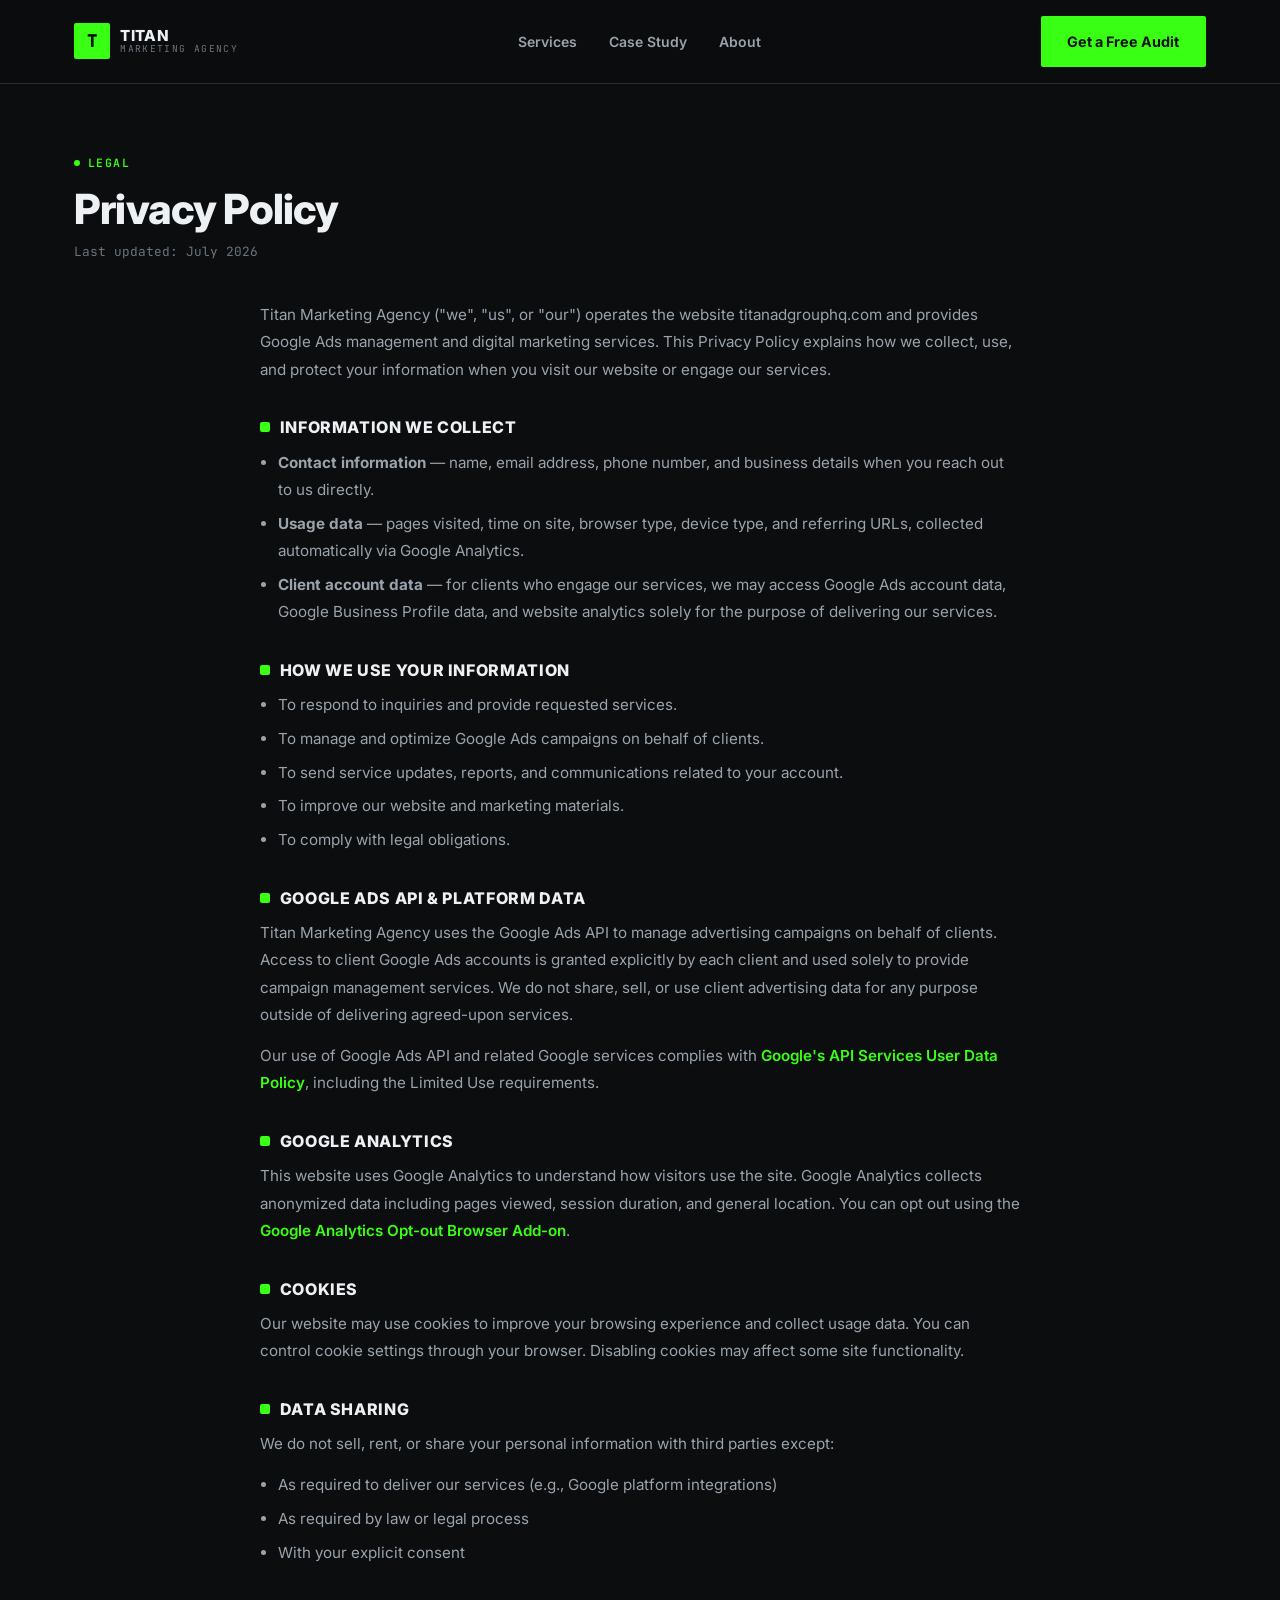
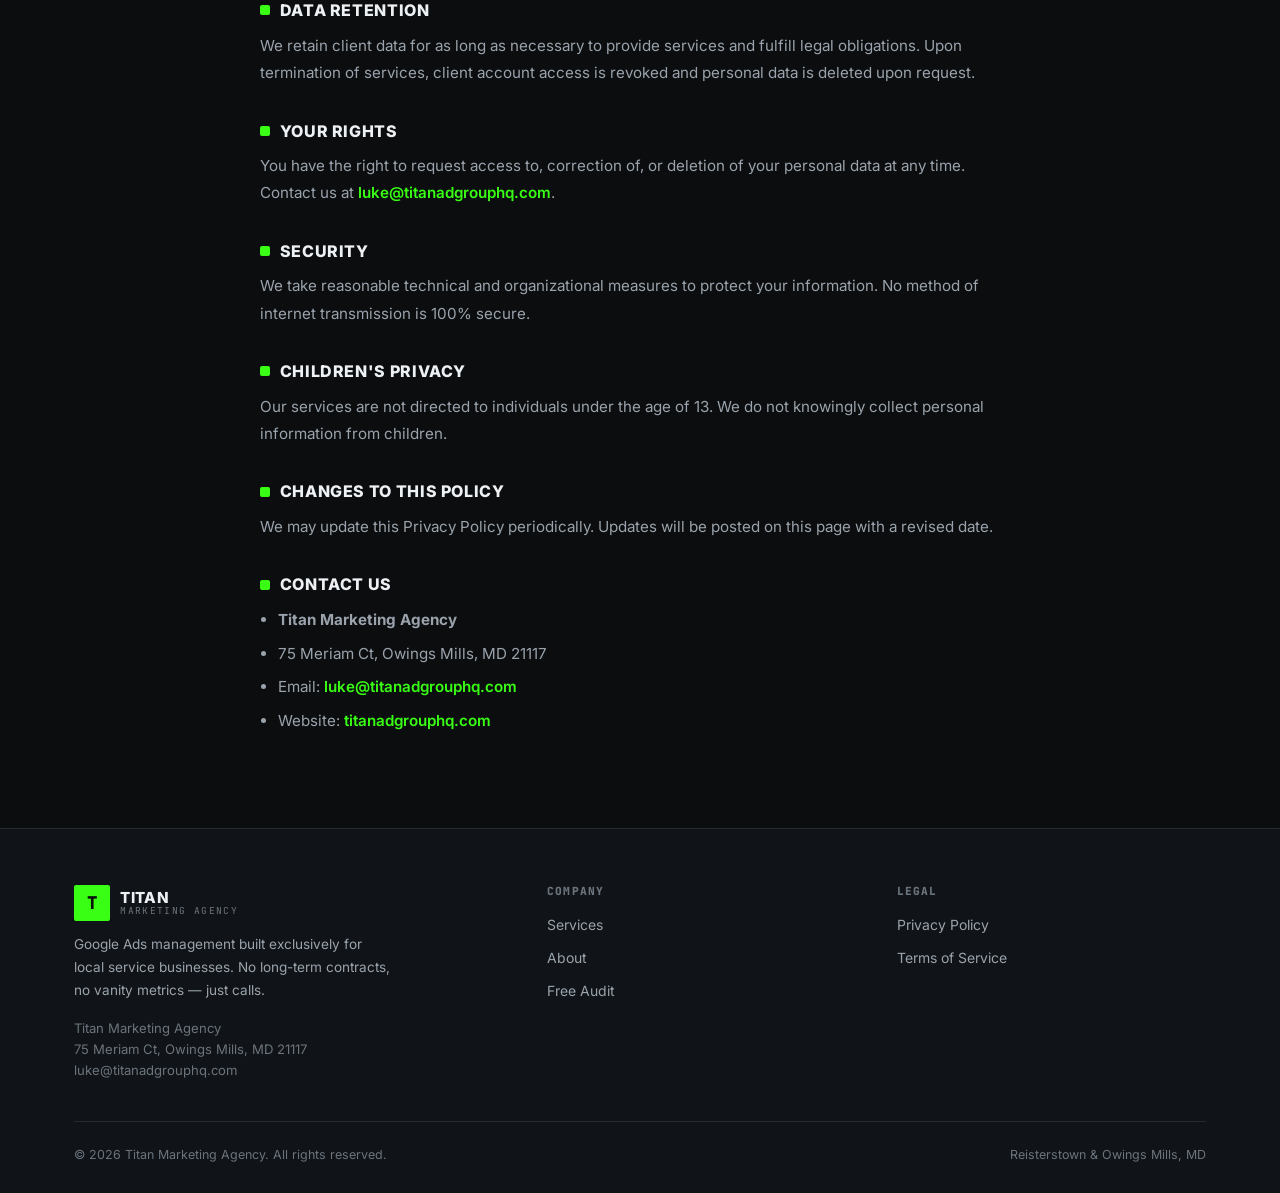
<file: privacy-policy.html>
<!DOCTYPE html>
<html lang="en">
<head>
<meta charset="UTF-8">
<meta name="viewport" content="width=device-width, initial-scale=1.0">
<meta name="description" content="Privacy Policy for Titan Marketing Agency. Learn how we collect, use, and protect your information at titanadgrouphq.com.">
<title>Privacy Policy | Titan Marketing Agency</title>
<link rel="canonical" href="https://www.titanadgrouphq.com/privacy-policy.html">
<link rel="icon" href="data:image/svg+xml,%3Csvg xmlns='http://www.w3.org/2000/svg' viewBox='0 0 40 40'%3E%3Crect width='40' height='40' rx='4' fill='%230b0d0f'/%3E%3Ctext x='50%25' y='58%25' font-family='monospace' font-size='20' font-weight='800' fill='%2339ff14' text-anchor='middle'%3ET%3C/text%3E%3C/svg%3E">
<link rel="preconnect" href="https://fonts.googleapis.com">
<link rel="preconnect" href="https://fonts.gstatic.com" crossorigin>
<link href="https://fonts.googleapis.com/css2?family=Inter:wght@400;600;700;800&family=JetBrains+Mono:wght@500;700;800&display=swap" rel="stylesheet">
<link rel="stylesheet" href="css/style.css">
</head>
<body>

<header class="site-header">
  <div class="nav-inner">
    <a href="index.html" class="logo">
      <div class="logo-mark">T</div>
      <div class="logo-text">
        <span class="logo-name">TITAN</span>
        <span class="logo-sub">Marketing Agency</span>
      </div>
    </a>
    <nav class="nav-links">
      <a href="index.html#services">Services</a>
      <a href="index.html#proof">Case Study</a>
      <a href="about.html">About</a>
    </nav>
    <a href="audit.html" class="btn btn-accent">Get a Free Audit</a>
  </div>
</header>

<section class="page-hero">
  <div class="container">
    <div class="eyebrow">Legal</div>
    <h1>Privacy Policy</h1>
    <p class="page-date">Last updated: July 2026</p>
  </div>
</section>

<div class="container legal-content">
  <p>Titan Marketing Agency ("we", "us", or "our") operates the website titanadgrouphq.com and provides Google Ads management and digital marketing services. This Privacy Policy explains how we collect, use, and protect your information when you visit our website or engage our services.</p>

  <h2>Information We Collect</h2>
  <ul>
    <li><strong>Contact information</strong> — name, email address, phone number, and business details when you reach out to us directly.</li>
    <li><strong>Usage data</strong> — pages visited, time on site, browser type, device type, and referring URLs, collected automatically via Google Analytics.</li>
    <li><strong>Client account data</strong> — for clients who engage our services, we may access Google Ads account data, Google Business Profile data, and website analytics solely for the purpose of delivering our services.</li>
  </ul>

  <h2>How We Use Your Information</h2>
  <ul>
    <li>To respond to inquiries and provide requested services.</li>
    <li>To manage and optimize Google Ads campaigns on behalf of clients.</li>
    <li>To send service updates, reports, and communications related to your account.</li>
    <li>To improve our website and marketing materials.</li>
    <li>To comply with legal obligations.</li>
  </ul>

  <h2>Google Ads API &amp; Platform Data</h2>
  <p>Titan Marketing Agency uses the Google Ads API to manage advertising campaigns on behalf of clients. Access to client Google Ads accounts is granted explicitly by each client and used solely to provide campaign management services. We do not share, sell, or use client advertising data for any purpose outside of delivering agreed-upon services.</p>
  <p>Our use of Google Ads API and related Google services complies with <a href="https://developers.google.com/terms/api-services-user-data-policy" target="_blank" rel="noopener">Google's API Services User Data Policy</a>, including the Limited Use requirements.</p>

  <h2>Google Analytics</h2>
  <p>This website uses Google Analytics to understand how visitors use the site. Google Analytics collects anonymized data including pages viewed, session duration, and general location. You can opt out using the <a href="https://tools.google.com/dlpage/gaoptout" target="_blank" rel="noopener">Google Analytics Opt-out Browser Add-on</a>.</p>

  <h2>Cookies</h2>
  <p>Our website may use cookies to improve your browsing experience and collect usage data. You can control cookie settings through your browser. Disabling cookies may affect some site functionality.</p>

  <h2>Data Sharing</h2>
  <p>We do not sell, rent, or share your personal information with third parties except:</p>
  <ul>
    <li>As required to deliver our services (e.g., Google platform integrations)</li>
    <li>As required by law or legal process</li>
    <li>With your explicit consent</li>
  </ul>

  <h2>Data Retention</h2>
  <p>We retain client data for as long as necessary to provide services and fulfill legal obligations. Upon termination of services, client account access is revoked and personal data is deleted upon request.</p>

  <h2>Your Rights</h2>
  <p>You have the right to request access to, correction of, or deletion of your personal data at any time. Contact us at <a href="mailto:luke@titanadgrouphq.com">luke@titanadgrouphq.com</a>.</p>

  <h2>Security</h2>
  <p>We take reasonable technical and organizational measures to protect your information. No method of internet transmission is 100% secure.</p>

  <h2>Children's Privacy</h2>
  <p>Our services are not directed to individuals under the age of 13. We do not knowingly collect personal information from children.</p>

  <h2>Changes to This Policy</h2>
  <p>We may update this Privacy Policy periodically. Updates will be posted on this page with a revised date.</p>

  <h2>Contact Us</h2>
  <ul>
    <li><strong>Titan Marketing Agency</strong></li>
    <li>75 Meriam Ct, Owings Mills, MD 21117</li>
    <li>Email: <a href="mailto:luke@titanadgrouphq.com">luke@titanadgrouphq.com</a></li>
    <li>Website: <a href="https://www.titanadgrouphq.com">titanadgrouphq.com</a></li>
  </ul>
</div>

<footer class="site-footer">
  <div class="container">
    <div class="footer-grid">
      <div class="footer-brand">
        <div class="logo">
          <div class="logo-mark">T</div>
          <div class="logo-text">
            <span class="logo-name">TITAN</span>
            <span class="logo-sub">Marketing Agency</span>
          </div>
        </div>
        <p>Google Ads management built exclusively for local service businesses. No long-term contracts, no vanity metrics — just calls.</p>
        <div class="footer-address">
          Titan Marketing Agency<br>
          75 Meriam Ct, Owings Mills, MD 21117<br>
          <a href="mailto:luke@titanadgrouphq.com">luke@titanadgrouphq.com</a>
        </div>
      </div>
      <div class="footer-col">
        <h4>Company</h4>
        <a href="index.html#services">Services</a>
        <a href="about.html">About</a>
        <a href="audit.html">Free Audit</a>
      </div>
      <div class="footer-col">
        <h4>Legal</h4>
        <a href="privacy-policy.html">Privacy Policy</a>
        <a href="terms-of-service.html">Terms of Service</a>
      </div>
    </div>
    <div class="footer-bottom">
      <span>&copy; 2026 Titan Marketing Agency. All rights reserved.</span>
      <span>Reisterstown &amp; Owings Mills, MD</span>
    </div>
  </div>
</footer>

<div class="mobile-cta-bar">
  <a href="audit.html" class="btn btn-accent btn-block">Get Your Free Google Ads Audit</a>
</div>

<script src="js/main.js"></script>
</body>
</html>
</file>
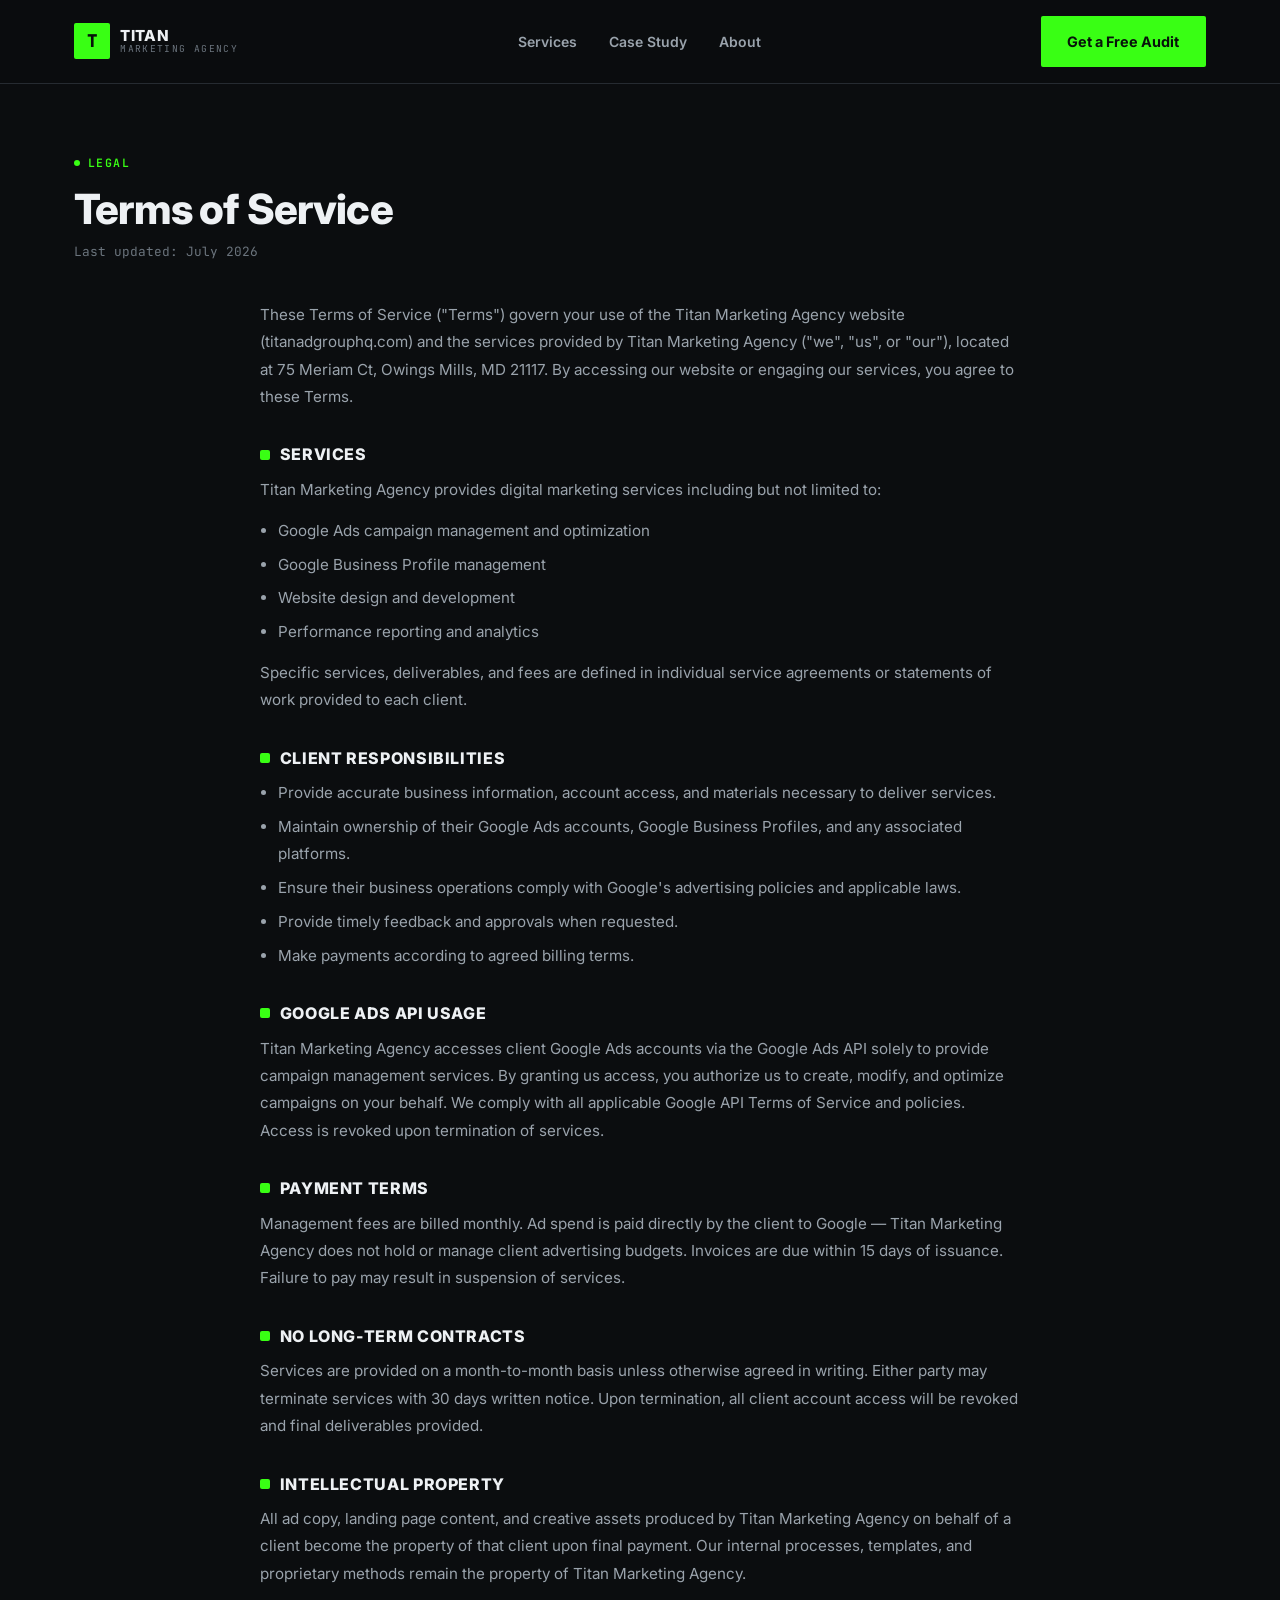
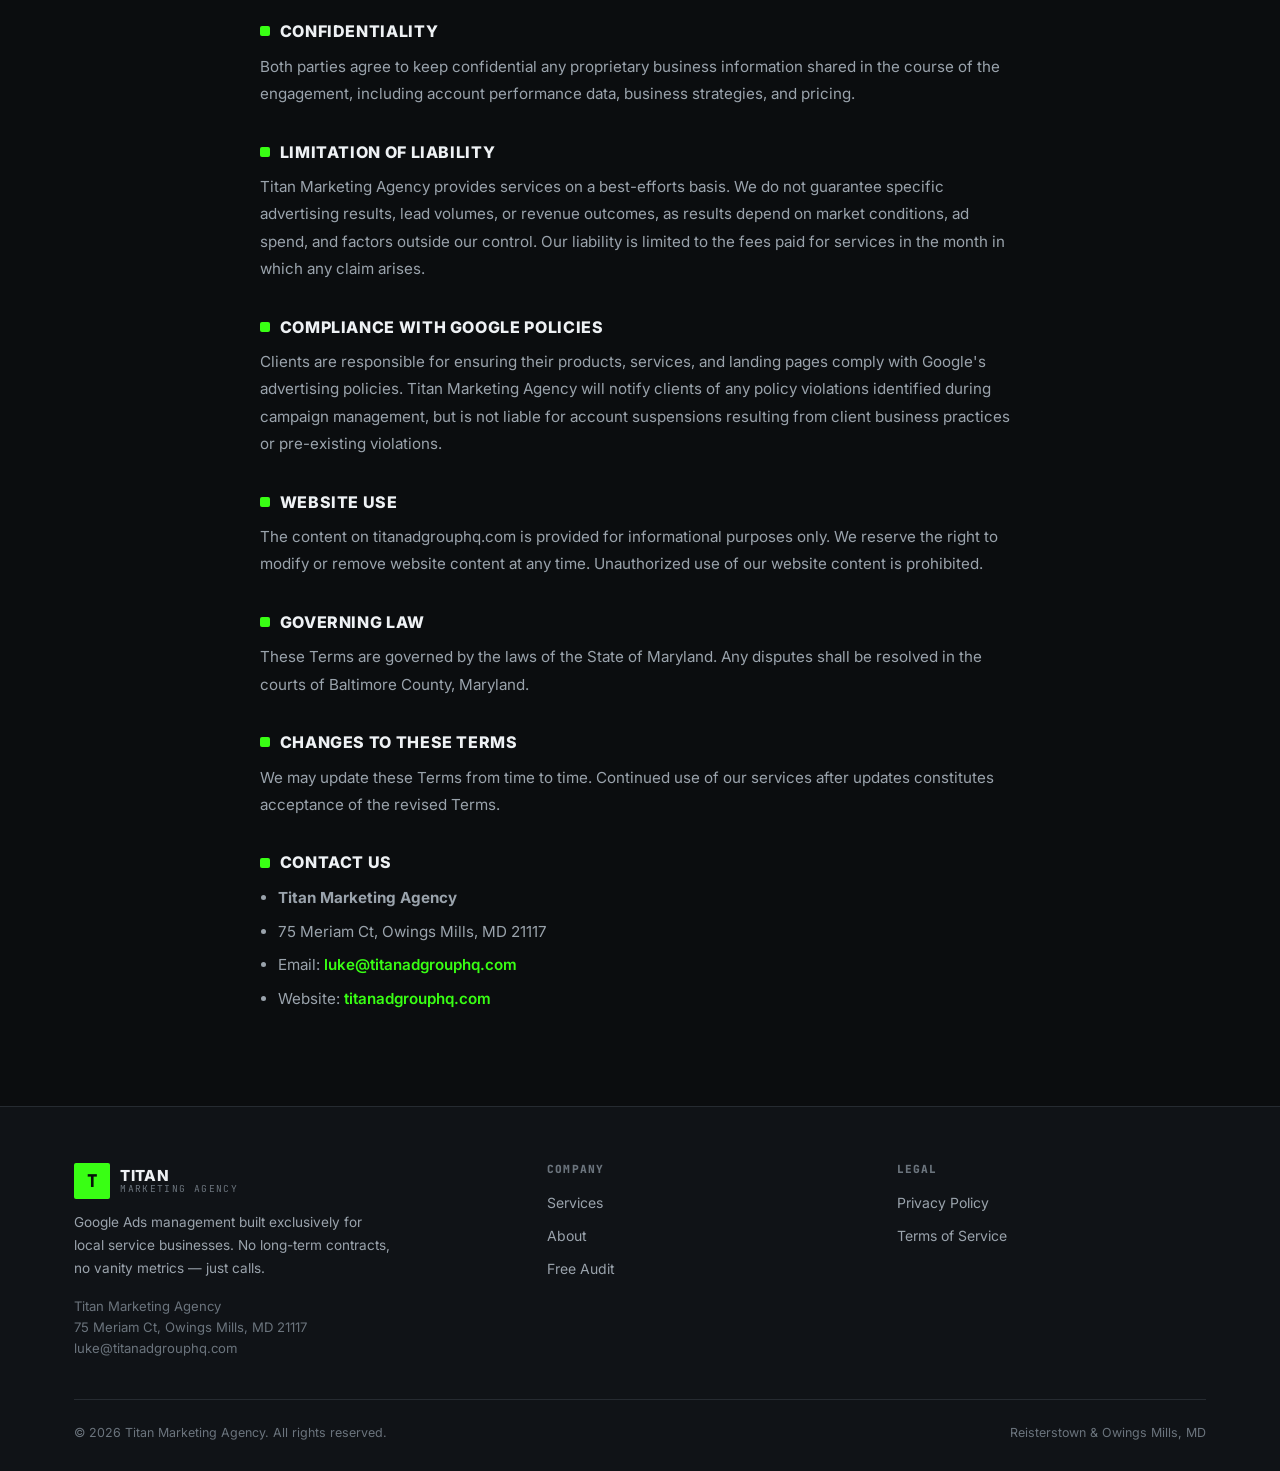
<file: terms-of-service.html>
<!DOCTYPE html>
<html lang="en">
<head>
<meta charset="UTF-8">
<meta name="viewport" content="width=device-width, initial-scale=1.0">
<meta name="description" content="Terms of Service for Titan Marketing Agency. Review the terms governing use of our Google Ads management and digital marketing services.">
<title>Terms of Service | Titan Marketing Agency</title>
<link rel="canonical" href="https://www.titanadgrouphq.com/terms-of-service.html">
<link rel="icon" href="data:image/svg+xml,%3Csvg xmlns='http://www.w3.org/2000/svg' viewBox='0 0 40 40'%3E%3Crect width='40' height='40' rx='4' fill='%230b0d0f'/%3E%3Ctext x='50%25' y='58%25' font-family='monospace' font-size='20' font-weight='800' fill='%2339ff14' text-anchor='middle'%3ET%3C/text%3E%3C/svg%3E">
<link rel="preconnect" href="https://fonts.googleapis.com">
<link rel="preconnect" href="https://fonts.gstatic.com" crossorigin>
<link href="https://fonts.googleapis.com/css2?family=Inter:wght@400;600;700;800&family=JetBrains+Mono:wght@500;700;800&display=swap" rel="stylesheet">
<link rel="stylesheet" href="css/style.css">
</head>
<body>

<header class="site-header">
  <div class="nav-inner">
    <a href="index.html" class="logo">
      <div class="logo-mark">T</div>
      <div class="logo-text">
        <span class="logo-name">TITAN</span>
        <span class="logo-sub">Marketing Agency</span>
      </div>
    </a>
    <nav class="nav-links">
      <a href="index.html#services">Services</a>
      <a href="index.html#proof">Case Study</a>
      <a href="about.html">About</a>
    </nav>
    <a href="audit.html" class="btn btn-accent">Get a Free Audit</a>
  </div>
</header>

<section class="page-hero">
  <div class="container">
    <div class="eyebrow">Legal</div>
    <h1>Terms of Service</h1>
    <p class="page-date">Last updated: July 2026</p>
  </div>
</section>

<div class="container legal-content">
  <p>These Terms of Service ("Terms") govern your use of the Titan Marketing Agency website (titanadgrouphq.com) and the services provided by Titan Marketing Agency ("we", "us", or "our"), located at 75 Meriam Ct, Owings Mills, MD 21117. By accessing our website or engaging our services, you agree to these Terms.</p>

  <h2>Services</h2>
  <p>Titan Marketing Agency provides digital marketing services including but not limited to:</p>
  <ul>
    <li>Google Ads campaign management and optimization</li>
    <li>Google Business Profile management</li>
    <li>Website design and development</li>
    <li>Performance reporting and analytics</li>
  </ul>
  <p>Specific services, deliverables, and fees are defined in individual service agreements or statements of work provided to each client.</p>

  <h2>Client Responsibilities</h2>
  <ul>
    <li>Provide accurate business information, account access, and materials necessary to deliver services.</li>
    <li>Maintain ownership of their Google Ads accounts, Google Business Profiles, and any associated platforms.</li>
    <li>Ensure their business operations comply with Google's advertising policies and applicable laws.</li>
    <li>Provide timely feedback and approvals when requested.</li>
    <li>Make payments according to agreed billing terms.</li>
  </ul>

  <h2>Google Ads API Usage</h2>
  <p>Titan Marketing Agency accesses client Google Ads accounts via the Google Ads API solely to provide campaign management services. By granting us access, you authorize us to create, modify, and optimize campaigns on your behalf. We comply with all applicable Google API Terms of Service and policies. Access is revoked upon termination of services.</p>

  <h2>Payment Terms</h2>
  <p>Management fees are billed monthly. Ad spend is paid directly by the client to Google — Titan Marketing Agency does not hold or manage client advertising budgets. Invoices are due within 15 days of issuance. Failure to pay may result in suspension of services.</p>

  <h2>No Long-Term Contracts</h2>
  <p>Services are provided on a month-to-month basis unless otherwise agreed in writing. Either party may terminate services with 30 days written notice. Upon termination, all client account access will be revoked and final deliverables provided.</p>

  <h2>Intellectual Property</h2>
  <p>All ad copy, landing page content, and creative assets produced by Titan Marketing Agency on behalf of a client become the property of that client upon final payment. Our internal processes, templates, and proprietary methods remain the property of Titan Marketing Agency.</p>

  <h2>Confidentiality</h2>
  <p>Both parties agree to keep confidential any proprietary business information shared in the course of the engagement, including account performance data, business strategies, and pricing.</p>

  <h2>Limitation of Liability</h2>
  <p>Titan Marketing Agency provides services on a best-efforts basis. We do not guarantee specific advertising results, lead volumes, or revenue outcomes, as results depend on market conditions, ad spend, and factors outside our control. Our liability is limited to the fees paid for services in the month in which any claim arises.</p>

  <h2>Compliance with Google Policies</h2>
  <p>Clients are responsible for ensuring their products, services, and landing pages comply with Google's advertising policies. Titan Marketing Agency will notify clients of any policy violations identified during campaign management, but is not liable for account suspensions resulting from client business practices or pre-existing violations.</p>

  <h2>Website Use</h2>
  <p>The content on titanadgrouphq.com is provided for informational purposes only. We reserve the right to modify or remove website content at any time. Unauthorized use of our website content is prohibited.</p>

  <h2>Governing Law</h2>
  <p>These Terms are governed by the laws of the State of Maryland. Any disputes shall be resolved in the courts of Baltimore County, Maryland.</p>

  <h2>Changes to These Terms</h2>
  <p>We may update these Terms from time to time. Continued use of our services after updates constitutes acceptance of the revised Terms.</p>

  <h2>Contact Us</h2>
  <ul>
    <li><strong>Titan Marketing Agency</strong></li>
    <li>75 Meriam Ct, Owings Mills, MD 21117</li>
    <li>Email: <a href="mailto:luke@titanadgrouphq.com">luke@titanadgrouphq.com</a></li>
    <li>Website: <a href="https://www.titanadgrouphq.com">titanadgrouphq.com</a></li>
  </ul>
</div>

<footer class="site-footer">
  <div class="container">
    <div class="footer-grid">
      <div class="footer-brand">
        <div class="logo">
          <div class="logo-mark">T</div>
          <div class="logo-text">
            <span class="logo-name">TITAN</span>
            <span class="logo-sub">Marketing Agency</span>
          </div>
        </div>
        <p>Google Ads management built exclusively for local service businesses. No long-term contracts, no vanity metrics — just calls.</p>
        <div class="footer-address">
          Titan Marketing Agency<br>
          75 Meriam Ct, Owings Mills, MD 21117<br>
          <a href="mailto:luke@titanadgrouphq.com">luke@titanadgrouphq.com</a>
        </div>
      </div>
      <div class="footer-col">
        <h4>Company</h4>
        <a href="index.html#services">Services</a>
        <a href="about.html">About</a>
        <a href="audit.html">Free Audit</a>
      </div>
      <div class="footer-col">
        <h4>Legal</h4>
        <a href="privacy-policy.html">Privacy Policy</a>
        <a href="terms-of-service.html">Terms of Service</a>
      </div>
    </div>
    <div class="footer-bottom">
      <span>&copy; 2026 Titan Marketing Agency. All rights reserved.</span>
      <span>Reisterstown &amp; Owings Mills, MD</span>
    </div>
  </div>
</footer>

<div class="mobile-cta-bar">
  <a href="audit.html" class="btn btn-accent btn-block">Get Your Free Google Ads Audit</a>
</div>

<script src="js/main.js"></script>
</body>
</html>
</file>
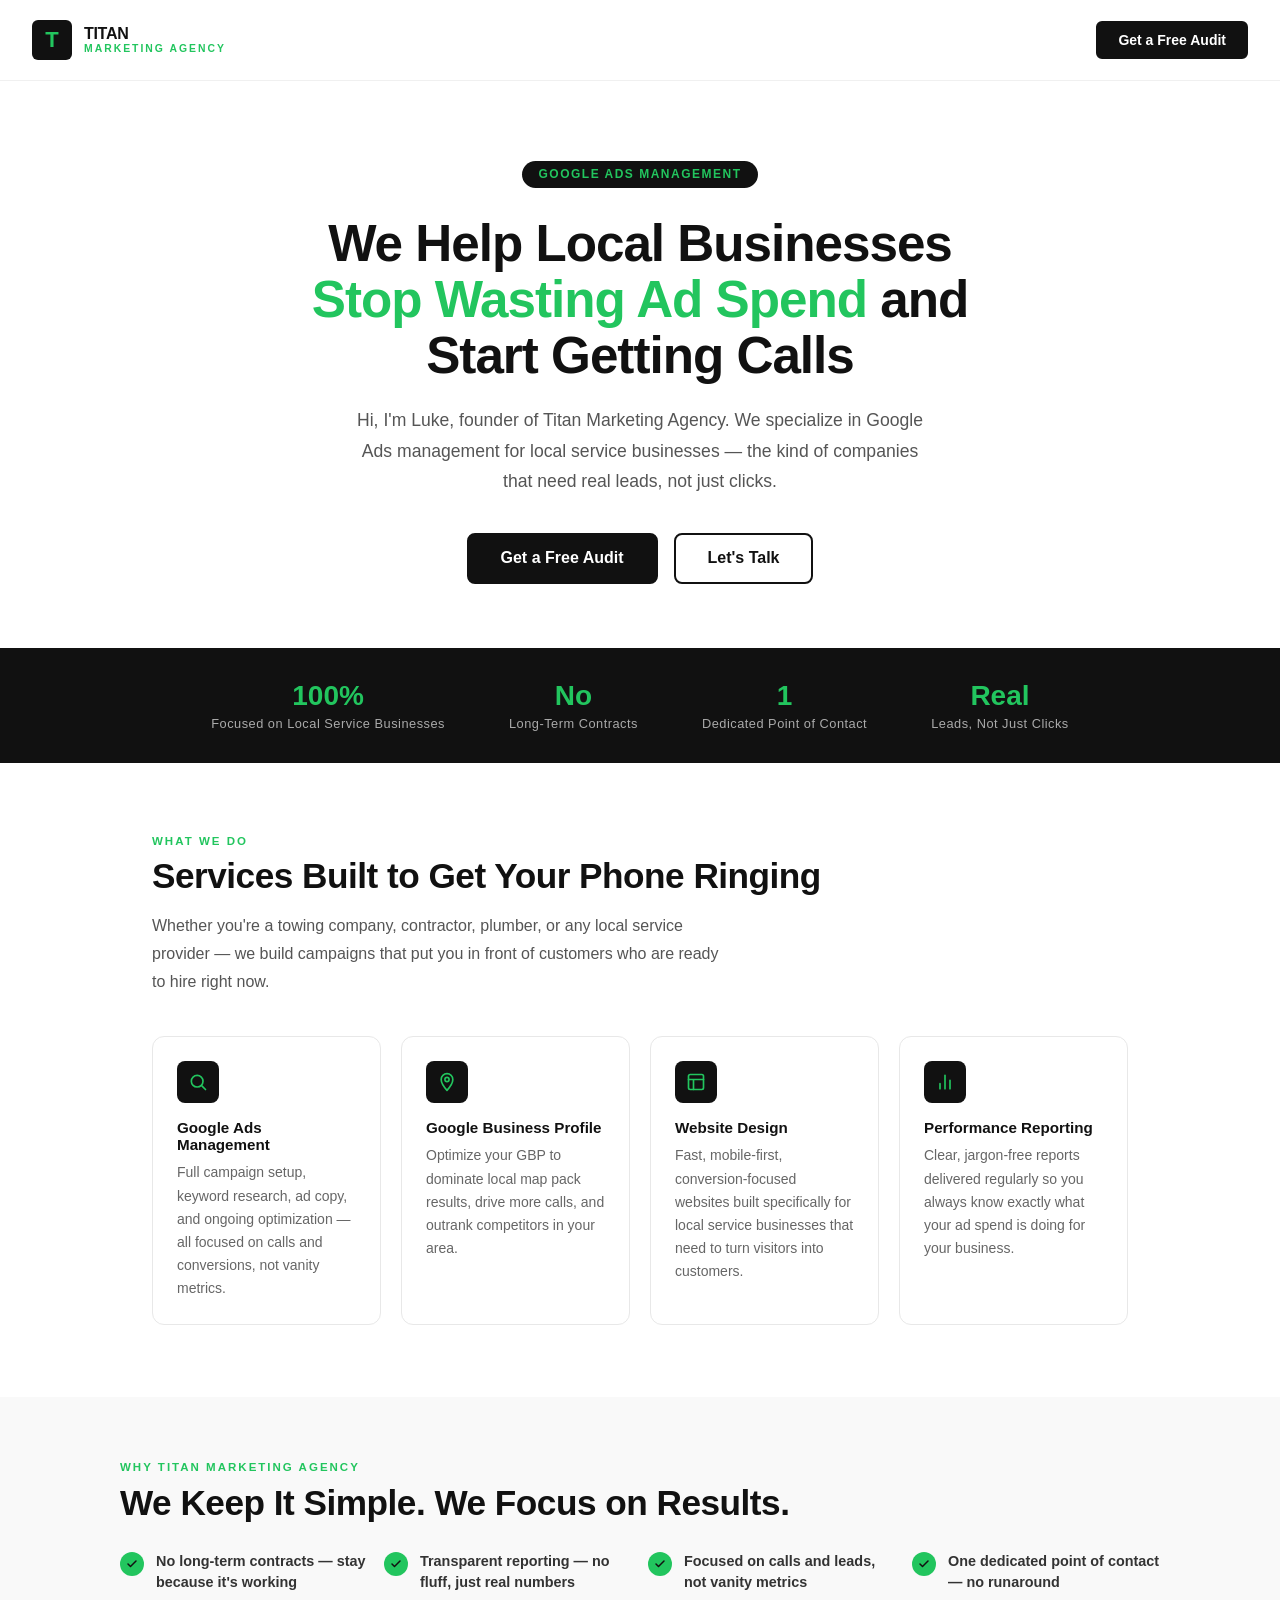
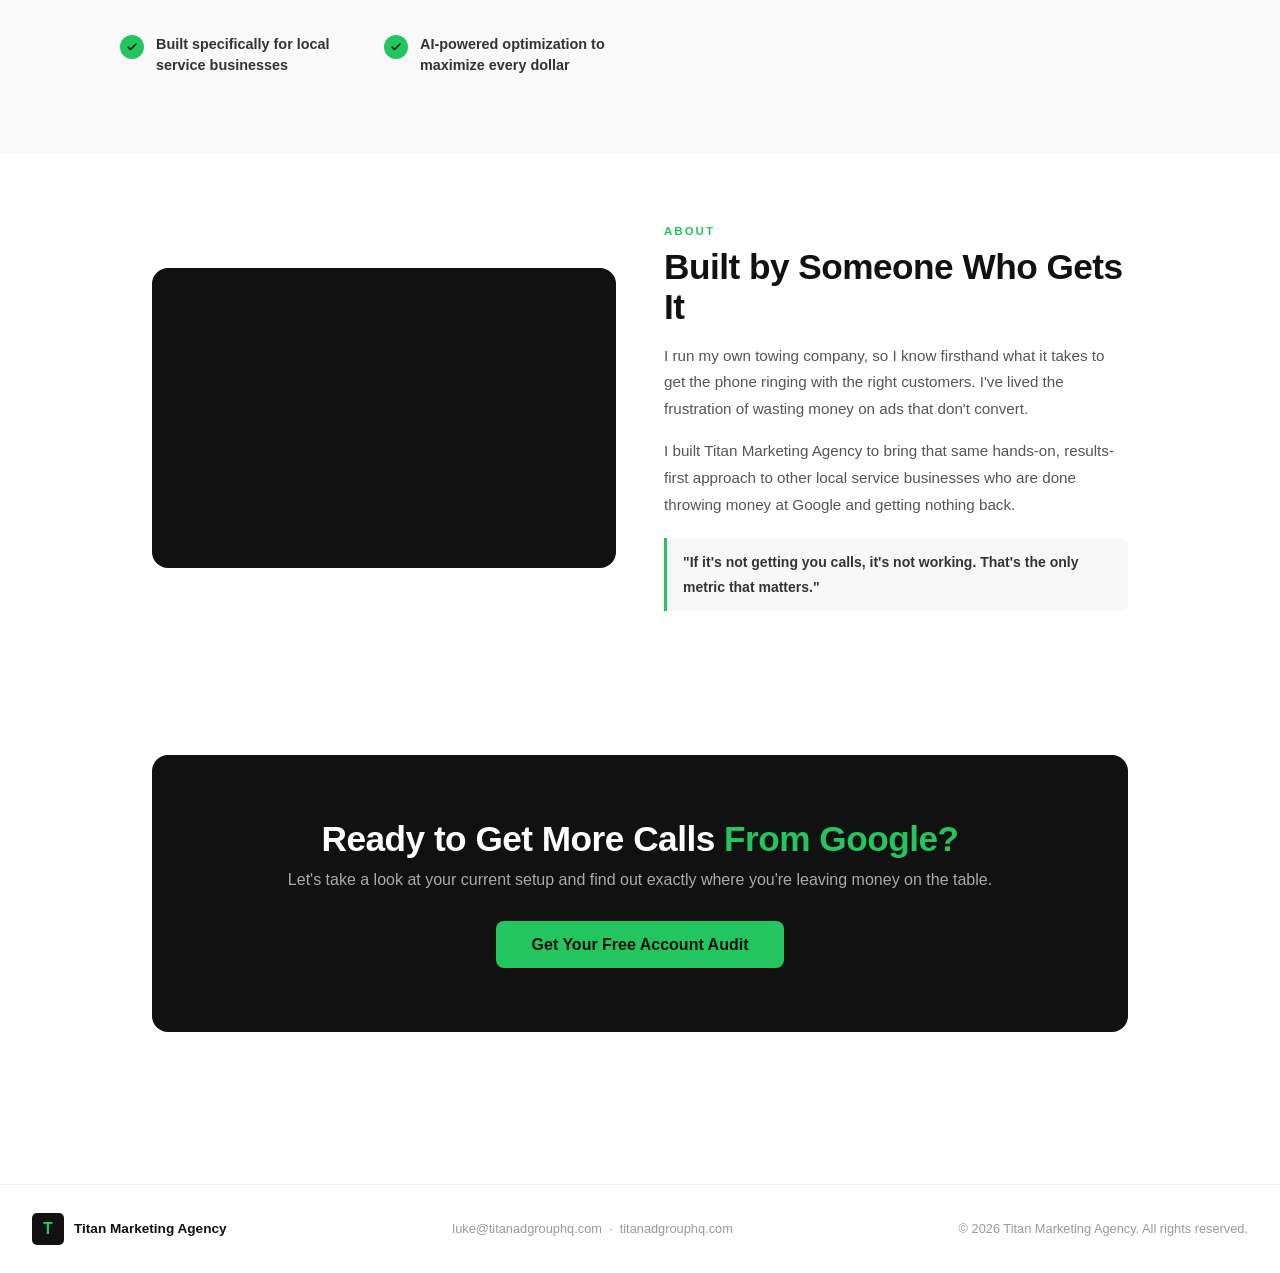
<file: titanmarketingagency.html>
<!DOCTYPE html>
<html lang="en">
<head>
<meta charset="UTF-8">
<meta name="viewport" content="width=device-width, initial-scale=1.0">
<title>Titan Marketing Agency | Google Ads for Local Service Businesses</title>
<style>
  * { margin: 0; padding: 0; box-sizing: border-box; }
  body { font-family: 'Arial', sans-serif; color: #111; background: #fff; }
  a { color: inherit; text-decoration: none; }

  /* NAV */
  nav {
    display: flex; justify-content: space-between; align-items: center;
    padding: 1.25rem 2rem; border-bottom: 1px solid #f0f0f0;
    position: sticky; top: 0; background: #fff; z-index: 100;
  }
  .logo { display: flex; align-items: center; gap: 12px; }
  .logo-icon {
    width: 40px; height: 40px; background: #111; border-radius: 6px;
    display: flex; align-items: center; justify-content: center;
    font-size: 22px; font-weight: 900; color: #22C55E; font-family: 'Arial Black', sans-serif;
  }
  .logo-text { display: flex; flex-direction: column; line-height: 1.1; }
  .logo-name { font-size: 1rem; font-weight: 900; color: #111; font-family: 'Arial Black', sans-serif; letter-spacing: -0.3px; }
  .logo-sub { font-size: 0.65rem; font-weight: 700; color: #22C55E; letter-spacing: 2px; text-transform: uppercase; }
  .nav-cta {
    background: #111; color: #fff; padding: 0.55rem 1.25rem;
    border-radius: 6px; font-size: 0.875rem; font-weight: 700;
    transition: background 0.2s; border: 2px solid #111;
  }
  .nav-cta:hover { background: #22C55E; border-color: #22C55E; color: #111; }

  /* HERO */
  .hero {
    max-width: 800px; margin: 0 auto;
    padding: 5rem 2rem 4rem; text-align: center;
  }
  .hero-badge {
    display: inline-block; background: #111; color: #22C55E;
    font-size: 0.75rem; font-weight: 700; letter-spacing: 1.5px;
    padding: 0.4rem 1rem; border-radius: 100px;
    margin-bottom: 1.75rem; text-transform: uppercase;
  }
  .hero h1 {
    font-size: clamp(2rem, 5vw, 3.2rem); font-weight: 900;
    line-height: 1.1; letter-spacing: -1px; color: #111;
    margin-bottom: 1.25rem; font-family: 'Arial Black', sans-serif;
  }
  .hero h1 span { color: #22C55E; }
  .hero p {
    font-size: 1.1rem; color: #555; line-height: 1.75;
    max-width: 580px; margin: 0 auto 2.25rem;
  }
  .hero-btns { display: flex; gap: 1rem; justify-content: center; flex-wrap: wrap; }
  .btn-primary {
    background: #111; color: #fff; padding: 0.9rem 2rem;
    border-radius: 8px; font-weight: 700; font-size: 1rem;
    border: 2px solid #111; transition: all 0.2s;
  }
  .btn-primary:hover { background: #22C55E; border-color: #22C55E; color: #111; }
  .btn-secondary {
    background: transparent; color: #111; padding: 0.9rem 2rem;
    border-radius: 8px; font-weight: 700; font-size: 1rem;
    border: 2px solid #111; transition: all 0.2s;
  }
  .btn-secondary:hover { background: #111; color: #fff; }

  /* STATS BAR */
  .stats-bar {
    background: #111; padding: 2rem;
    display: flex; justify-content: center; gap: 4rem; flex-wrap: wrap;
  }
  .stat { text-align: center; }
  .stat-num { font-size: 1.75rem; font-weight: 900; color: #22C55E; font-family: 'Arial Black', sans-serif; }
  .stat-label { font-size: 0.8rem; color: #aaa; margin-top: 0.25rem; letter-spacing: 0.5px; }

  /* SECTIONS */
  .section { padding: 4.5rem 2rem; max-width: 1040px; margin: 0 auto; }
  .section-label {
    font-size: 0.72rem; font-weight: 700; letter-spacing: 2px;
    color: #22C55E; text-transform: uppercase; margin-bottom: 0.6rem;
  }
  .section h2 {
    font-size: clamp(1.6rem, 3vw, 2.2rem); font-weight: 900;
    color: #111; letter-spacing: -0.5px; margin-bottom: 1rem;
    font-family: 'Arial Black', sans-serif;
  }
  .section > p {
    font-size: 1rem; color: #555; line-height: 1.75;
    max-width: 580px; margin-bottom: 2.5rem;
  }

  /* SERVICES */
  .services-grid {
    display: grid; grid-template-columns: repeat(auto-fit, minmax(220px, 1fr));
    gap: 1.25rem;
  }
  .service-card {
    border: 1.5px solid #e8e8e8; border-radius: 12px;
    padding: 1.5rem; transition: all 0.2s;
  }
  .service-card:hover { border-color: #22C55E; }
  .service-icon {
    width: 42px; height: 42px; background: #111;
    border-radius: 8px; display: flex; align-items: center;
    justify-content: center; margin-bottom: 1rem;
  }
  .service-icon svg { width: 20px; height: 20px; stroke: #22C55E; fill: none; stroke-width: 2; stroke-linecap: round; stroke-linejoin: round; }
  .service-card h3 { font-size: 0.95rem; font-weight: 700; color: #111; margin-bottom: 0.5rem; }
  .service-card p { font-size: 0.875rem; color: #666; line-height: 1.65; }

  /* WHY */
  .why-grid {
    display: grid; grid-template-columns: repeat(auto-fit, minmax(220px, 1fr));
    gap: 1rem;
  }
  .why-item { display: flex; gap: 0.75rem; align-items: flex-start; padding: 0.75rem 0; }
  .why-check {
    width: 24px; height: 24px; background: #22C55E; border-radius: 50%;
    display: flex; align-items: center; justify-content: center; flex-shrink: 0; margin-top: 1px;
  }
  .why-check svg { width: 12px; height: 12px; stroke: #111; fill: none; stroke-width: 3; stroke-linecap: round; stroke-linejoin: round; }
  .why-item p { font-size: 0.9rem; color: #333; font-weight: 600; line-height: 1.5; }

  /* ABOUT */
  .about-wrap {
    display: grid; grid-template-columns: 1fr 1fr; gap: 3rem; align-items: center;
  }
  .about-img {
    background: #111; border-radius: 16px; height: 300px;
    display: flex; align-items: center; justify-content: center;
    flex-direction: column; gap: 0.5rem;
  }
  .about-avatar {
    width: 80px; height: 80px; background: #22C55E; border-radius: 50%;
    display: flex; align-items: center; justify-content: center;
    font-size: 2rem; font-weight: 900; color: #111; font-family: 'Arial Black', sans-serif;
  }
  .about-img p { color: #aaa; font-size: 0.85rem; }
  .about-content h2 { margin-bottom: 1rem; }
  .about-content p { font-size: 0.95rem; color: #555; line-height: 1.75; margin-bottom: 1rem; }
  .about-highlight {
    display: flex; align-items: center; gap: 0.75rem;
    background: #f8f8f8; border-left: 3px solid #22C55E;
    padding: 0.75rem 1rem; border-radius: 0 8px 8px 0; margin-top: 1.25rem;
  }
  .about-highlight p { font-size: 0.875rem; color: #333; font-weight: 600; margin: 0; }

  /* CTA */
  .cta-section {
    background: #111; border-radius: 16px;
    padding: 4rem 2rem; text-align: center;
    max-width: 1040px; margin: 0 auto 5rem;
  }
  .cta-section h2 {
    font-size: clamp(1.6rem, 3vw, 2.2rem); font-weight: 900;
    color: #fff; margin-bottom: 0.75rem;
    font-family: 'Arial Black', sans-serif;
  }
  .cta-section h2 span { color: #22C55E; }
  .cta-section p { color: #aaa; font-size: 1rem; margin-bottom: 2rem; }
  .cta-btn {
    display: inline-block; background: #22C55E; color: #111;
    padding: 0.9rem 2.25rem; border-radius: 8px; font-weight: 700;
    font-size: 1rem; transition: all 0.2s;
  }
  .cta-btn:hover { background: #16a34a; color: #fff; }

  /* FOOTER */
  footer {
    border-top: 1px solid #f0f0f0; padding: 1.75rem 2rem;
    display: flex; justify-content: space-between; align-items: center;
    flex-wrap: wrap; gap: 1rem;
  }
  .footer-logo { display: flex; align-items: center; gap: 10px; }
  .footer-icon {
    width: 32px; height: 32px; background: #111; border-radius: 5px;
    display: flex; align-items: center; justify-content: center;
    font-size: 16px; font-weight: 900; color: #22C55E; font-family: 'Arial Black', sans-serif;
  }
  .footer-name { font-size: 0.85rem; font-weight: 700; color: #111; }
  footer p { font-size: 0.8rem; color: #999; }

  @media (max-width: 700px) {
    .about-wrap { grid-template-columns: 1fr; }
    .about-img { height: 200px; }
    .stats-bar { gap: 2rem; }
    nav { padding: 1rem; }
    footer { justify-content: center; text-align: center; }
  }
</style>
</head>
<body>

<!-- NAV -->
<nav>
  <div class="logo">
    <div class="logo-icon">T</div>
    <div class="logo-text">
      <span class="logo-name">TITAN</span>
      <span class="logo-sub">Marketing Agency</span>
    </div>
  </div>
  <a href="mailto:luke@titanadgrouphq.com" class="nav-cta">Get a Free Audit</a>
</nav>

<!-- HERO -->
<section class="hero">
  <div class="hero-badge">Google Ads Management</div>
  <h1>We Help Local Businesses <span>Stop Wasting Ad Spend</span> and Start Getting Calls</h1>
  <p>Hi, I'm Luke, founder of Titan Marketing Agency. We specialize in Google Ads management for local service businesses — the kind of companies that need real leads, not just clicks.</p>
  <div class="hero-btns">
    <a href="mailto:luke@titanadgrouphq.com" class="btn-primary">Get a Free Audit</a>
    <a href="mailto:luke@titanadgrouphq.com" class="btn-secondary">Let's Talk</a>
  </div>
</section>

<!-- STATS BAR -->
<div class="stats-bar">
  <div class="stat">
    <div class="stat-num">100%</div>
    <div class="stat-label">Focused on Local Service Businesses</div>
  </div>
  <div class="stat">
    <div class="stat-num">No</div>
    <div class="stat-label">Long-Term Contracts</div>
  </div>
  <div class="stat">
    <div class="stat-num">1</div>
    <div class="stat-label">Dedicated Point of Contact</div>
  </div>
  <div class="stat">
    <div class="stat-num">Real</div>
    <div class="stat-label">Leads, Not Just Clicks</div>
  </div>
</div>

<!-- SERVICES -->
<section class="section">
  <div class="section-label">What We Do</div>
  <h2>Services Built to Get Your Phone Ringing</h2>
  <p>Whether you're a towing company, contractor, plumber, or any local service provider — we build campaigns that put you in front of customers who are ready to hire right now.</p>
  <div class="services-grid">
    <div class="service-card">
      <div class="service-icon">
        <svg viewBox="0 0 24 24"><circle cx="11" cy="11" r="7"/><path d="M21 21l-4.35-4.35"/></svg>
      </div>
      <h3>Google Ads Management</h3>
      <p>Full campaign setup, keyword research, ad copy, and ongoing optimization — all focused on calls and conversions, not vanity metrics.</p>
    </div>
    <div class="service-card">
      <div class="service-icon">
        <svg viewBox="0 0 24 24"><path d="M12 2C8.13 2 5 5.13 5 9c0 5.25 7 13 7 13s7-7.75 7-13c0-3.87-3.13-7-7-7z"/><circle cx="12" cy="9" r="2.5"/></svg>
      </div>
      <h3>Google Business Profile</h3>
      <p>Optimize your GBP to dominate local map pack results, drive more calls, and outrank competitors in your area.</p>
    </div>
    <div class="service-card">
      <div class="service-icon">
        <svg viewBox="0 0 24 24"><rect x="3" y="3" width="18" height="18" rx="2"/><path d="M3 9h18M9 21V9"/></svg>
      </div>
      <h3>Website Design</h3>
      <p>Fast, mobile-first, conversion-focused websites built specifically for local service businesses that need to turn visitors into customers.</p>
    </div>
    <div class="service-card">
      <div class="service-icon">
        <svg viewBox="0 0 24 24"><path d="M18 20V10M12 20V4M6 20v-6"/></svg>
      </div>
      <h3>Performance Reporting</h3>
      <p>Clear, jargon-free reports delivered regularly so you always know exactly what your ad spend is doing for your business.</p>
    </div>
  </div>
</section>

<!-- WHY US -->
<section class="section" style="background: #f9f9f9; max-width: 100%; padding: 4rem 2rem;">
  <div style="max-width: 1040px; margin: 0 auto;">
    <div class="section-label">Why Titan Marketing Agency</div>
    <h2>We Keep It Simple. We Focus on Results.</h2>
    <div class="why-grid">
      <div class="why-item">
        <div class="why-check"><svg viewBox="0 0 24 24"><polyline points="20 6 9 17 4 12"/></svg></div>
        <p>No long-term contracts — stay because it's working</p>
      </div>
      <div class="why-item">
        <div class="why-check"><svg viewBox="0 0 24 24"><polyline points="20 6 9 17 4 12"/></svg></div>
        <p>Transparent reporting — no fluff, just real numbers</p>
      </div>
      <div class="why-item">
        <div class="why-check"><svg viewBox="0 0 24 24"><polyline points="20 6 9 17 4 12"/></svg></div>
        <p>Focused on calls and leads, not vanity metrics</p>
      </div>
      <div class="why-item">
        <div class="why-check"><svg viewBox="0 0 24 24"><polyline points="20 6 9 17 4 12"/></svg></div>
        <p>One dedicated point of contact — no runaround</p>
      </div>
      <div class="why-item">
        <div class="why-check"><svg viewBox="0 0 24 24"><polyline points="20 6 9 17 4 12"/></svg></div>
        <p>Built specifically for local service businesses</p>
      </div>
      <div class="why-item">
        <div class="why-check"><svg viewBox="0 0 24 24"><polyline points="20 6 9 17 4 12"/></svg></div>
        <p>AI-powered optimization to maximize every dollar</p>
      </div>
    </div>
  </div>
</section>

<!-- ABOUT -->
<section class="section">
  <div class="about-wrap">
    <div class="about-img">
    </div>
    <div class="about-content">
      <div class="section-label">About</div>
      <h2>Built by Someone Who Gets It</h2>
      <p>I run my own towing company, so I know firsthand what it takes to get the phone ringing with the right customers. I've lived the frustration of wasting money on ads that don't convert.</p>
      <p>I built Titan Marketing Agency to bring that same hands-on, results-first approach to other local service businesses who are done throwing money at Google and getting nothing back.</p>
      <div class="about-highlight">
        <p>"If it's not getting you calls, it's not working. That's the only metric that matters."</p>
      </div>
    </div>
  </div>
</section>

<!-- CTA -->
<section class="section">
  <div class="cta-section">
    <h2>Ready to Get More Calls <span>From Google?</span></h2>
    <p>Let's take a look at your current setup and find out exactly where you're leaving money on the table.</p>
    <a href="mailto:luke@titanadgrouphq.com" class="cta-btn">Get Your Free Account Audit</a>
  </div>
</section>

<!-- FOOTER -->
<footer>
  <div class="footer-logo">
    <div class="footer-icon">T</div>
    <span class="footer-name">Titan Marketing Agency</span>
  </div>
  <p>luke@titanadgrouphq.com &nbsp;·&nbsp; titanadgrouphq.com</p>
  <p>&copy; 2026 Titan Marketing Agency. All rights reserved.</p>
</footer>

</body>
</html>
</file>
<file: css/style.css>
/* Titan Marketing Agency — Design System (Direction B: Data-Driven Performance) */

:root {
  --bg: #0b0d0f;
  --bg-alt: #101317;
  --surface: #15181c;
  --surface-2: #1b1f24;
  --border: #262b31;
  --text: #eef1f4;
  --text-dim: #9aa3ac;
  --text-faint: #6b747d;
  --accent: #39ff14;
  --accent-dim: #1f8f0c;
  --on-accent: #07130a;
  --amber: #ffb800;
  --radius-sm: 2px;
  --radius-md: 4px;
  --max: 1180px;
  --font-sans: 'Inter', -apple-system, BlinkMacSystemFont, 'Segoe UI', Arial, sans-serif;
  --font-mono: 'JetBrains Mono', 'Courier New', monospace;
}

* { margin: 0; padding: 0; box-sizing: border-box; }

html { scroll-behavior: smooth; }

body {
  font-family: var(--font-sans);
  background: var(--bg);
  color: var(--text);
  line-height: 1.5;
  -webkit-font-smoothing: antialiased;
}

a { color: inherit; text-decoration: none; }
ul { list-style: none; }
img, svg { display: block; max-width: 100%; }

.container { max-width: var(--max); margin: 0 auto; padding: 0 1.5rem; }

/* ---------- Typography ---------- */
h1, h2, h3, h4 { font-family: var(--font-sans); font-weight: 800; letter-spacing: -0.02em; line-height: 1.15; }
.eyebrow {
  display: inline-flex; align-items: center; gap: 0.5rem;
  font-family: var(--font-mono); font-size: 0.72rem; font-weight: 600;
  letter-spacing: 0.12em; text-transform: uppercase; color: var(--accent);
  margin-bottom: 0.9rem;
}
.eyebrow::before { content: ''; width: 6px; height: 6px; background: var(--accent); border-radius: 50%; }
.section-title { font-size: clamp(1.6rem, 3.4vw, 2.4rem); margin-bottom: 0.9rem; }
.section-sub { color: var(--text-dim); font-size: 1rem; line-height: 1.7; max-width: 620px; margin-bottom: 2.5rem; }
.mono { font-family: var(--font-mono); }

/* ---------- Buttons ---------- */
.btn {
  display: inline-flex; align-items: center; justify-content: center; gap: 0.5rem;
  font-family: var(--font-sans); font-weight: 700; font-size: 0.9rem;
  padding: 0.85rem 1.6rem; border-radius: var(--radius-sm);
  border: 1px solid transparent; cursor: pointer; transition: all 0.15s ease;
  white-space: nowrap;
}
.btn-accent { background: var(--accent); color: var(--on-accent); }
.btn-accent:hover { background: #5cff3d; box-shadow: 0 0 24px rgba(57,255,20,0.35); }
.btn-outline { background: transparent; color: var(--text); border-color: var(--border); }
.btn-outline:hover { border-color: var(--text-dim); }
.btn-block { width: 100%; }
.btn-lg { padding: 1.05rem 2rem; font-size: 1rem; }

/* ---------- Header / Nav ---------- */
.site-header {
  position: sticky; top: 0; z-index: 200;
  background: rgba(11,13,15,0.88); backdrop-filter: blur(10px);
  border-bottom: 1px solid var(--border);
}
.nav-inner { display: flex; align-items: center; justify-content: space-between; padding: 1rem 1.5rem; max-width: var(--max); margin: 0 auto; }
.logo { display: flex; align-items: center; gap: 0.65rem; }
.logo-mark {
  width: 36px; height: 36px; background: var(--accent); color: var(--on-accent);
  display: flex; align-items: center; justify-content: center;
  font-family: var(--font-mono); font-weight: 800; font-size: 1.1rem; border-radius: var(--radius-sm);
}
.logo-text { display: flex; flex-direction: column; line-height: 1.05; }
.logo-name { font-weight: 800; font-size: 0.95rem; letter-spacing: 0.02em; }
.logo-sub { font-family: var(--font-mono); font-size: 0.6rem; letter-spacing: 0.14em; text-transform: uppercase; color: var(--text-faint); }
.nav-links { display: flex; align-items: center; gap: 2rem; }
.nav-links a { font-size: 0.875rem; font-weight: 600; color: var(--text-dim); transition: color 0.15s; }
.nav-links a:hover { color: var(--text); }

@media (max-width: 860px) {
  .nav-links { display: none; }
}

/* ---------- Hero (split, data-driven) ---------- */
.hero { position: relative; overflow: hidden; padding: 7rem 0 5rem; }
.hero-bg-image {
  position: absolute; top: -8%; left: -5%; width: 110%; height: 120%;
  object-fit: cover; opacity: 0.4; z-index: 0; will-change: transform;
  filter: saturate(1.1);
}
.hero-bg-overlay {
  position: absolute; inset: 0; z-index: 1;
  background:
    radial-gradient(circle at 12% 15%, rgba(57,255,20,0.10), transparent 45%),
    linear-gradient(180deg, rgba(11,13,15,0.55) 0%, rgba(11,13,15,0.88) 65%, var(--bg) 100%);
}
.hero-grid { position: relative; z-index: 2; display: grid; grid-template-columns: 1.1fr 1fr; gap: 3.5rem; align-items: center; }
.hero h1 { font-size: clamp(2.1rem, 4.6vw, 3.4rem); margin-bottom: 1.25rem; }
.hero h1 .accent { color: var(--accent); }
.hero p.lede { color: var(--text-dim); font-size: 1.05rem; line-height: 1.75; max-width: 520px; margin-bottom: 2rem; }
.hero-actions { display: flex; gap: 1rem; flex-wrap: wrap; }

/* Dashboard mock card */
.stat-card {
  background: var(--surface); border: 1px solid var(--border); border-radius: var(--radius-md);
  padding: 1.5rem; position: relative; overflow: hidden;
}
.stat-card::before {
  content: ''; position: absolute; inset: 0;
  background: radial-gradient(circle at 85% -10%, rgba(57,255,20,0.08), transparent 60%);
  pointer-events: none;
}
.stat-card-head { display: flex; align-items: center; justify-content: space-between; margin-bottom: 1.25rem; }
.stat-card-head .label { font-family: var(--font-mono); font-size: 0.7rem; letter-spacing: 0.1em; text-transform: uppercase; color: var(--text-faint); }
.live-dot { display: flex; align-items: center; gap: 0.4rem; font-family: var(--font-mono); font-size: 0.68rem; color: var(--accent); }
.live-dot span.dot { width: 7px; height: 7px; border-radius: 50%; background: var(--accent); animation: pulse 1.6s infinite; }
@keyframes pulse { 0%,100% { opacity: 1; } 50% { opacity: 0.35; } }

.stat-row { display: grid; grid-template-columns: 1fr auto; gap: 1rem; align-items: center; padding: 0.9rem 0; border-bottom: 1px solid var(--border); }
.stat-row:last-child { border-bottom: none; }
.stat-row .stat-label { font-size: 0.8rem; color: var(--text-dim); margin-bottom: 0.3rem; }
.stat-row .stat-value { font-family: var(--font-mono); font-size: 1.4rem; font-weight: 700; }
.stat-value.down { color: var(--accent); }
.stat-value.up { color: var(--accent); }
.stat-delta { font-family: var(--font-mono); font-size: 0.72rem; color: var(--accent); }
.sparkline { opacity: 0.9; }
.ring-wrap { display: flex; align-items: center; justify-content: center; }

/* ---------- Trust bar ---------- */
.trust-bar { border-top: 1px solid var(--border); border-bottom: 1px solid var(--border); background: var(--bg-alt); padding: 1.75rem 0; }
.trust-grid { display: grid; grid-template-columns: repeat(4, 1fr); gap: 1.5rem; text-align: center; }
.trust-item .num { font-family: var(--font-mono); font-size: 1.5rem; font-weight: 800; color: var(--accent); }
.trust-item .label { font-size: 0.78rem; color: var(--text-dim); margin-top: 0.25rem; }

/* ---------- Sections ---------- */
.section { padding: 5.5rem 0; }
.section-alt { background: var(--bg-alt); }

/* ---------- Tier / pricing cards ---------- */
.tier-grid { display: grid; grid-template-columns: repeat(3, 1fr); gap: 1.25rem; }
.tier-card { background: var(--surface); border: 1px solid var(--border); border-radius: var(--radius-md); padding: 2rem 1.75rem; display: flex; flex-direction: column; }
.tier-card.featured { border-color: var(--accent); box-shadow: 0 0 0 1px var(--accent); position: relative; }
.tier-badge { position: absolute; top: -12px; left: 1.75rem; background: var(--accent); color: var(--on-accent); font-family: var(--font-mono); font-size: 0.65rem; font-weight: 700; letter-spacing: 0.08em; text-transform: uppercase; padding: 0.3rem 0.6rem; border-radius: var(--radius-sm); }
.tier-name { font-family: var(--font-mono); font-size: 0.75rem; letter-spacing: 0.1em; text-transform: uppercase; color: var(--text-faint); margin-bottom: 0.5rem; }
.tier-card h3 { font-size: 1.3rem; margin-bottom: 0.6rem; }
.tier-card > p { color: var(--text-dim); font-size: 0.9rem; line-height: 1.6; margin-bottom: 1.5rem; }
.tier-features { display: flex; flex-direction: column; gap: 0.65rem; margin-bottom: 2rem; flex: 1; }
.tier-features li { display: flex; gap: 0.6rem; align-items: flex-start; font-size: 0.875rem; color: var(--text); }
.tier-features li::before { content: '✓'; color: var(--accent); font-weight: 700; flex-shrink: 0; }

/* ---------- Case study / proof ---------- */
.case-card { background: var(--surface); border: 1px solid var(--border); border-radius: var(--radius-md); padding: 0; display: grid; grid-template-columns: 1fr 1.15fr; overflow: hidden; }
.case-card-media { position: relative; min-height: 380px; }
.case-card-media img { width: 100%; height: 100%; object-fit: cover; display: block; }
.case-card-media::after { content: ''; position: absolute; inset: 0; background: linear-gradient(180deg, transparent 55%, rgba(11,13,15,0.55) 100%); }
.case-card-body { padding: 2.75rem; }
.case-status { display: inline-flex; align-items: center; gap: 0.5rem; font-family: var(--font-mono); font-size: 0.7rem; letter-spacing: 0.08em; text-transform: uppercase; color: var(--amber); background: rgba(255,184,0,0.1); border: 1px solid rgba(255,184,0,0.3); padding: 0.35rem 0.7rem; border-radius: var(--radius-sm); margin-bottom: 1rem; }
.case-card h3 { font-size: 1.5rem; margin-bottom: 0.75rem; }
.case-card p { color: var(--text-dim); font-size: 0.95rem; line-height: 1.75; margin-bottom: 1rem; }
.case-metrics { display: grid; grid-template-columns: repeat(2, 1fr); gap: 1rem; margin-top: 1.5rem; }
.case-metric { border: 1px solid var(--border); border-radius: var(--radius-sm); padding: 1.1rem; text-align: center; transition: border-color 0.2s, transform 0.2s; }
.case-metric:hover { border-color: var(--accent); transform: translateY(-2px); }
.case-metric .num { font-family: var(--font-mono); font-size: 1.3rem; font-weight: 800; color: var(--accent); }
.case-metric .label { font-size: 0.72rem; color: var(--text-dim); margin-top: 0.3rem; }

/* ---------- Big image banner (About page) ---------- */
.image-banner { border-radius: var(--radius-md); overflow: hidden; height: 420px; position: relative; margin-bottom: 1rem; }
.image-banner img { width: 100%; height: 100%; object-fit: cover; display: block; }
.image-banner::after { content: ''; position: absolute; inset: 0; background: linear-gradient(180deg, transparent 60%, rgba(11,13,15,0.5) 100%); }

/* ---------- Why grid ---------- */
.why-grid { display: grid; grid-template-columns: repeat(auto-fit, minmax(240px, 1fr)); gap: 1rem; }
.why-item { display: flex; gap: 0.85rem; align-items: flex-start; padding: 1rem; border: 1px solid var(--border); border-radius: var(--radius-md); background: var(--surface); }
.why-check { width: 22px; height: 22px; background: var(--accent); color: var(--on-accent); border-radius: 50%; display: flex; align-items: center; justify-content: center; flex-shrink: 0; font-size: 0.75rem; font-weight: 900; }
.why-item p { font-size: 0.9rem; font-weight: 600; }

/* ---------- FAQ (native details/summary) ---------- */
.faq-list { border-top: 1px solid var(--border); }
.faq-item { border-bottom: 1px solid var(--border); }
.faq-item summary {
  display: flex; align-items: center; justify-content: space-between; cursor: pointer;
  padding: 1.25rem 0; font-weight: 700; font-size: 1rem; list-style: none;
}
.faq-item summary::-webkit-details-marker { display: none; }
.faq-item summary::after { content: '+'; font-family: var(--font-mono); font-size: 1.3rem; color: var(--accent); }
.faq-item[open] summary::after { content: '−'; }
.faq-item .faq-answer { color: var(--text-dim); font-size: 0.92rem; line-height: 1.7; padding-bottom: 1.25rem; max-width: 700px; }

/* ---------- CTA section ---------- */
.cta-block { background: var(--surface); border: 1px solid var(--border); border-radius: var(--radius-md); padding: 3.5rem 2rem; text-align: center; position: relative; overflow: hidden; }
.cta-block::before { content: ''; position: absolute; inset: 0; background: radial-gradient(circle at 50% 0%, rgba(57,255,20,0.12), transparent 65%); pointer-events: none; }
.cta-block h2 { font-size: clamp(1.6rem, 3vw, 2.2rem); margin-bottom: 0.75rem; position: relative; }
.cta-block p { color: var(--text-dim); margin-bottom: 2rem; position: relative; }
.cta-block .btn { position: relative; }

/* ---------- Footer ---------- */
.site-footer { border-top: 1px solid var(--border); padding: 3.5rem 0 1.75rem; background: var(--bg-alt); }
.footer-grid { display: grid; grid-template-columns: 1.4fr 1fr 1fr; gap: 2.5rem; margin-bottom: 2.5rem; }
.footer-brand p { color: var(--text-dim); font-size: 0.85rem; line-height: 1.7; margin-top: 0.75rem; max-width: 320px; }
.footer-address { font-size: 0.82rem; color: var(--text-faint); margin-top: 1rem; line-height: 1.6; }
.footer-col h4 { font-family: var(--font-mono); font-size: 0.7rem; letter-spacing: 0.1em; text-transform: uppercase; color: var(--text-faint); margin-bottom: 1rem; }
.footer-col a { display: block; font-size: 0.875rem; color: var(--text-dim); margin-bottom: 0.75rem; transition: color 0.15s; }
.footer-col a:hover { color: var(--accent); }
.footer-bottom { border-top: 1px solid var(--border); padding-top: 1.5rem; display: flex; justify-content: space-between; flex-wrap: wrap; gap: 0.75rem; font-size: 0.78rem; color: var(--text-faint); }

/* ---------- Sticky mobile CTA bar ---------- */
.mobile-cta-bar { display: none; }
@media (max-width: 860px) {
  .mobile-cta-bar {
    display: flex; position: fixed; left: 0; right: 0; bottom: 0; z-index: 300;
    padding: 0.75rem 1rem calc(0.75rem + env(safe-area-inset-bottom));
    background: rgba(11,13,15,0.95); backdrop-filter: blur(10px);
    border-top: 1px solid var(--border);
  }
  body { padding-bottom: 72px; }
}

/* ---------- Legal pages ---------- */
.page-hero { padding: 4rem 0 1.5rem; }
.page-hero h1 { font-size: clamp(1.9rem, 4.4vw, 2.6rem); margin-bottom: 0.5rem; }
.page-date { font-family: var(--font-mono); font-size: 0.8rem; color: var(--text-faint); }
.legal-content { padding: 1rem 0 5rem; max-width: 760px; }
.legal-content h2 { font-size: 1rem; text-transform: uppercase; letter-spacing: 0.04em; margin: 2.2rem 0 0.75rem; display: flex; align-items: center; gap: 0.6rem; }
.legal-content h2::before { content: ''; width: 10px; height: 10px; background: var(--accent); border-radius: 2px; }
.legal-content p { color: var(--text-dim); font-size: 0.95rem; line-height: 1.8; margin-bottom: 0.85rem; }
.legal-content ul { margin-left: 1.1rem; margin-bottom: 0.85rem; }
.legal-content li { list-style: disc; color: var(--text-dim); font-size: 0.95rem; line-height: 1.8; margin-bottom: 0.4rem; }
.legal-content a { color: var(--accent); font-weight: 600; }

/* ---------- Forms ---------- */
.form-grid { display: grid; grid-template-columns: 1fr 1fr; gap: 1rem; }
.form-field { display: flex; flex-direction: column; gap: 0.4rem; margin-bottom: 1rem; }
.form-field.full { grid-column: 1 / -1; }
.form-field label { font-family: var(--font-mono); font-size: 0.72rem; letter-spacing: 0.06em; text-transform: uppercase; color: var(--text-faint); }
.form-field input, .form-field textarea {
  background: var(--bg); border: 1px solid var(--border); color: var(--text);
  padding: 0.8rem 0.9rem; border-radius: var(--radius-sm); font-family: var(--font-sans); font-size: 0.9rem;
}
.form-field input:focus, .form-field textarea:focus { outline: none; border-color: var(--accent); }
.embed-slot {
  border: 1px dashed var(--border); border-radius: var(--radius-md); padding: 3rem 1.5rem;
  text-align: center; color: var(--text-faint); font-size: 0.85rem; margin-bottom: 1rem;
}

/* ---------- About page value cards ---------- */
.value-grid { display: grid; grid-template-columns: repeat(auto-fit, minmax(240px, 1fr)); gap: 1.25rem; }
.value-card { background: var(--surface); border: 1px solid var(--border); border-radius: var(--radius-md); padding: 1.5rem; }
.value-num { font-family: var(--font-mono); font-size: 1.6rem; font-weight: 800; color: var(--accent); margin-bottom: 0.5rem; }
.value-card h3 { font-size: 0.95rem; margin-bottom: 0.4rem; }
.value-card p { font-size: 0.85rem; color: var(--text-dim); line-height: 1.6; }
.highlight-box { background: var(--surface); border-left: 3px solid var(--accent); border-radius: 0 var(--radius-sm) var(--radius-sm) 0; padding: 1.25rem 1.5rem; margin: 2rem 0; }
.highlight-box p { font-size: 1rem; font-weight: 600; color: var(--text); margin: 0; }

/* ---------- Scroll-reveal animation ---------- */
.reveal {
  opacity: 0; transform: translateY(28px);
  transition: opacity 0.7s cubic-bezier(.16,.84,.44,1), transform 0.7s cubic-bezier(.16,.84,.44,1);
}
.reveal.is-visible { opacity: 1; transform: translateY(0); }
@media (prefers-reduced-motion: reduce) {
  .reveal { opacity: 1; transform: none; transition: none; }
  .hero-bg-image { transition: none !important; }
}

.tier-grid .tier-card:nth-child(1) { transition-delay: 0s; }
.tier-grid .tier-card:nth-child(2) { transition-delay: 0.1s; }
.tier-grid .tier-card:nth-child(3) { transition-delay: 0.2s; }
.why-grid .why-item:nth-child(1) { transition-delay: 0s; }
.why-grid .why-item:nth-child(2) { transition-delay: 0.06s; }
.why-grid .why-item:nth-child(3) { transition-delay: 0.12s; }
.why-grid .why-item:nth-child(4) { transition-delay: 0.18s; }
.why-grid .why-item:nth-child(5) { transition-delay: 0.24s; }
.why-grid .why-item:nth-child(6) { transition-delay: 0.3s; }
.value-grid .value-card:nth-child(1) { transition-delay: 0s; }
.value-grid .value-card:nth-child(2) { transition-delay: 0.1s; }
.value-grid .value-card:nth-child(3) { transition-delay: 0.2s; }
.value-grid .value-card:nth-child(4) { transition-delay: 0.3s; }
.trust-grid .trust-item:nth-child(1) { transition-delay: 0s; }
.trust-grid .trust-item:nth-child(2) { transition-delay: 0.08s; }
.trust-grid .trust-item:nth-child(3) { transition-delay: 0.16s; }
.trust-grid .trust-item:nth-child(4) { transition-delay: 0.24s; }

/* ---------- Motion on interactive surfaces ---------- */
.tier-card, .why-item, .value-card, .stat-card { transition: transform 0.25s ease, border-color 0.25s ease; }
.tier-card:hover, .value-card:hover { transform: translateY(-4px); border-color: var(--text-dim); }
.tier-card.featured:hover { border-color: var(--accent); }
.why-item:hover { transform: translateY(-2px); border-color: var(--accent); }

/* ---------- Responsive ---------- */
@media (max-width: 900px) {
  .hero-grid { grid-template-columns: 1fr; }
  .trust-grid { grid-template-columns: repeat(2, 1fr); }
  .tier-grid { grid-template-columns: 1fr; }
  .case-card { grid-template-columns: 1fr; }
  .case-card-media { min-height: 220px; }
  .image-banner { height: 240px; }
  .footer-grid { grid-template-columns: 1fr; gap: 2rem; }
  .form-grid { grid-template-columns: 1fr; }
}
</file>
